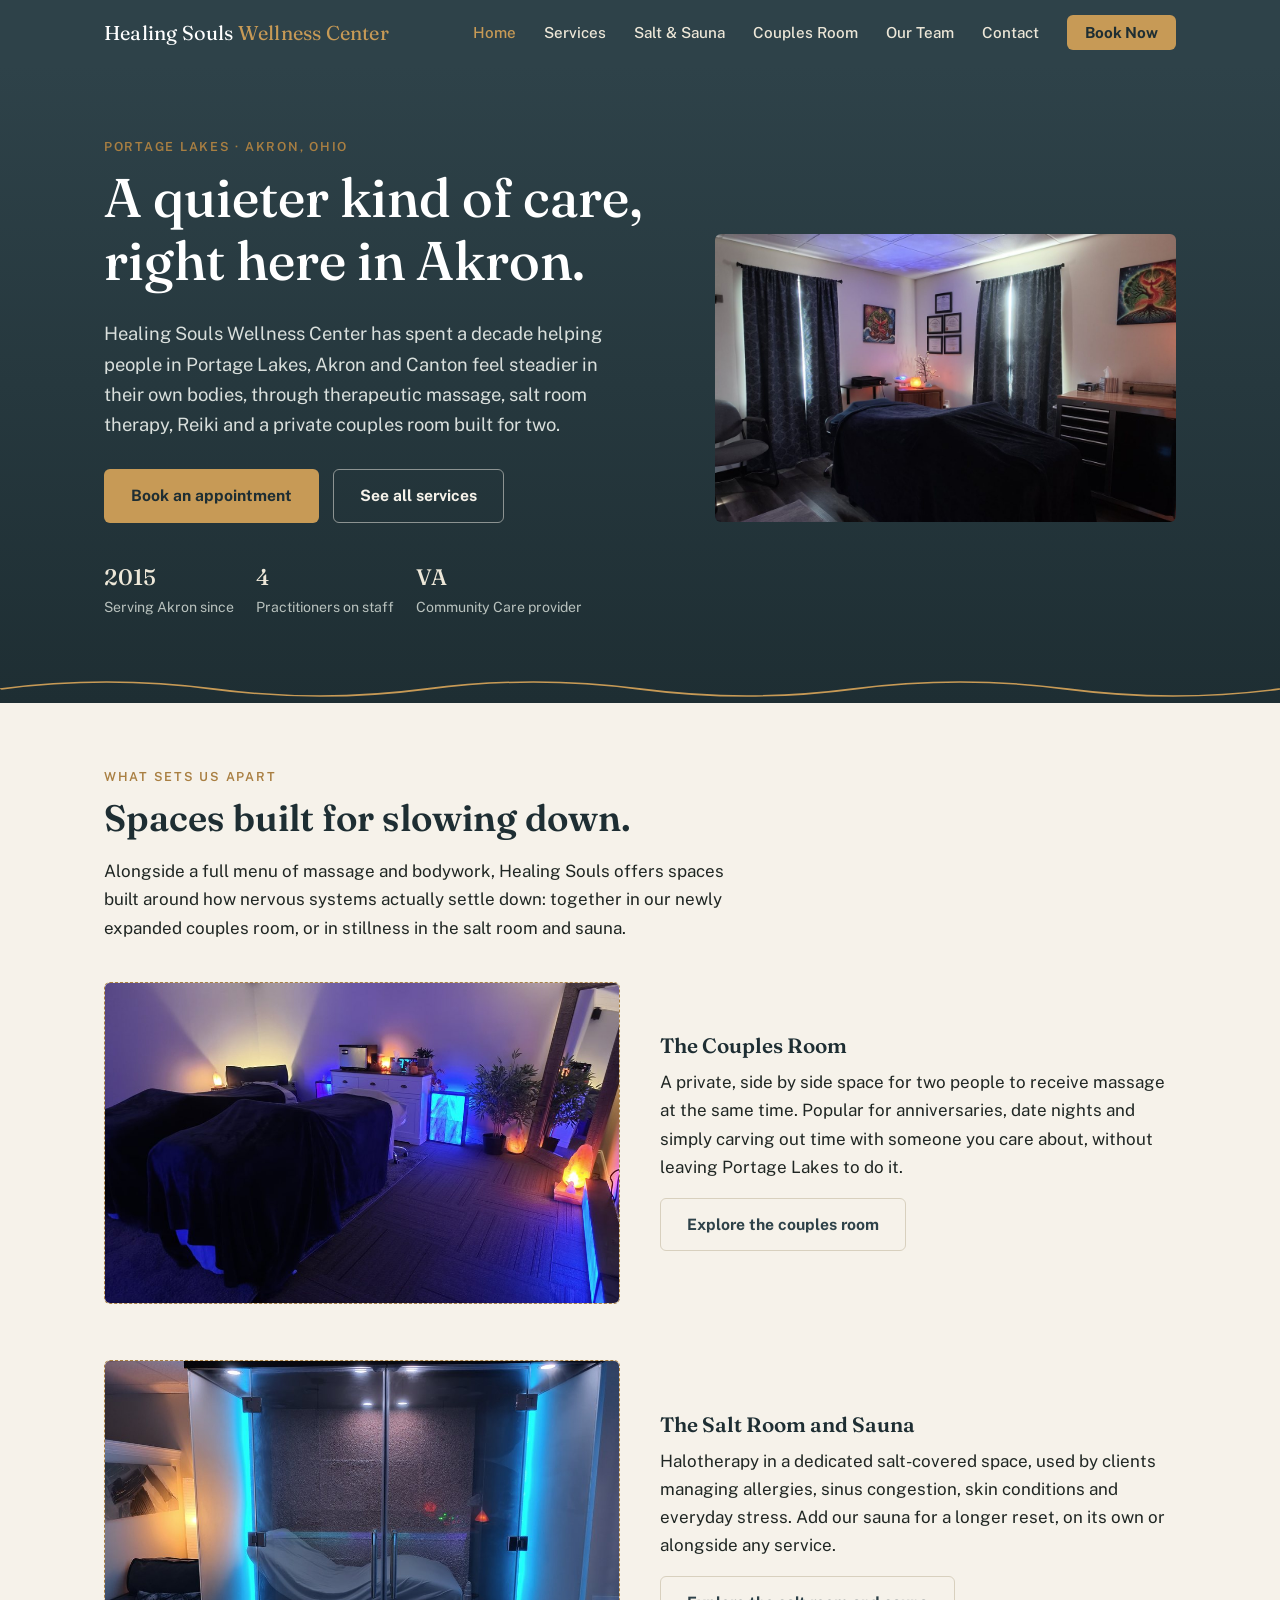
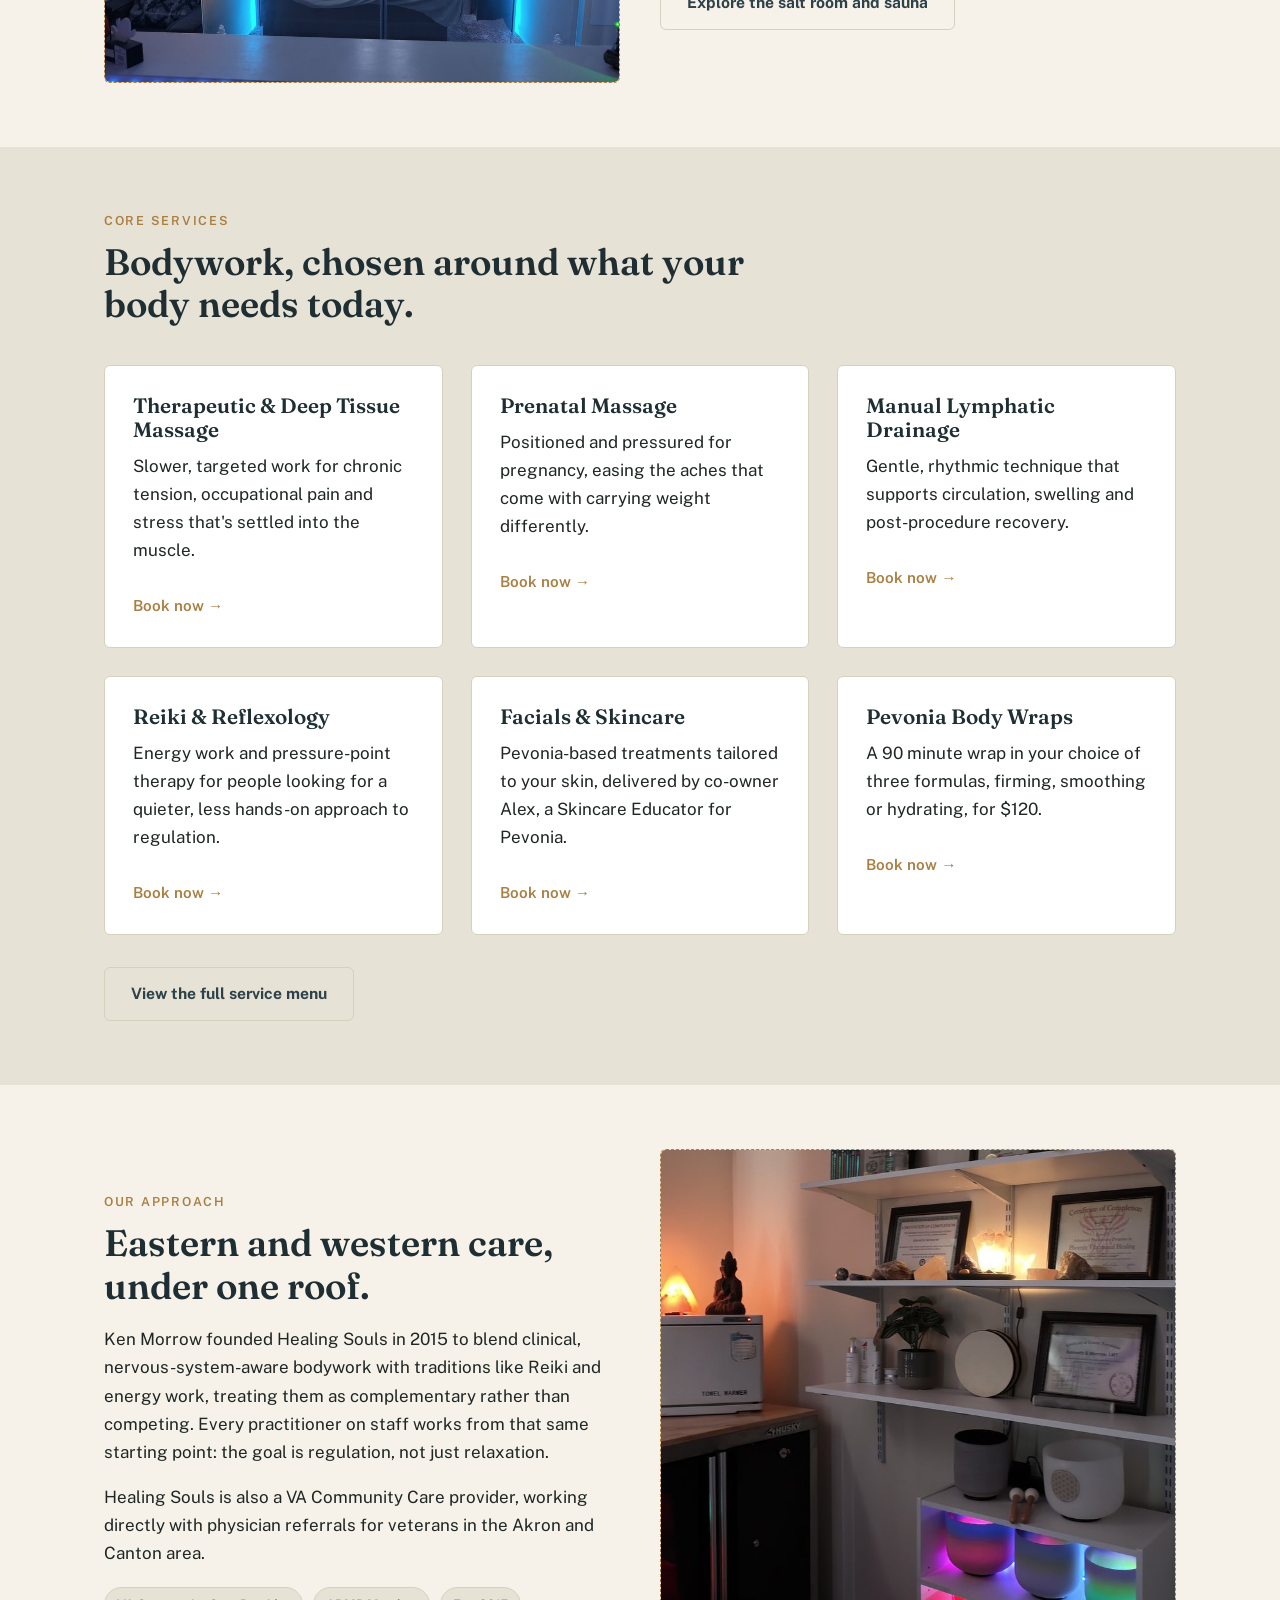
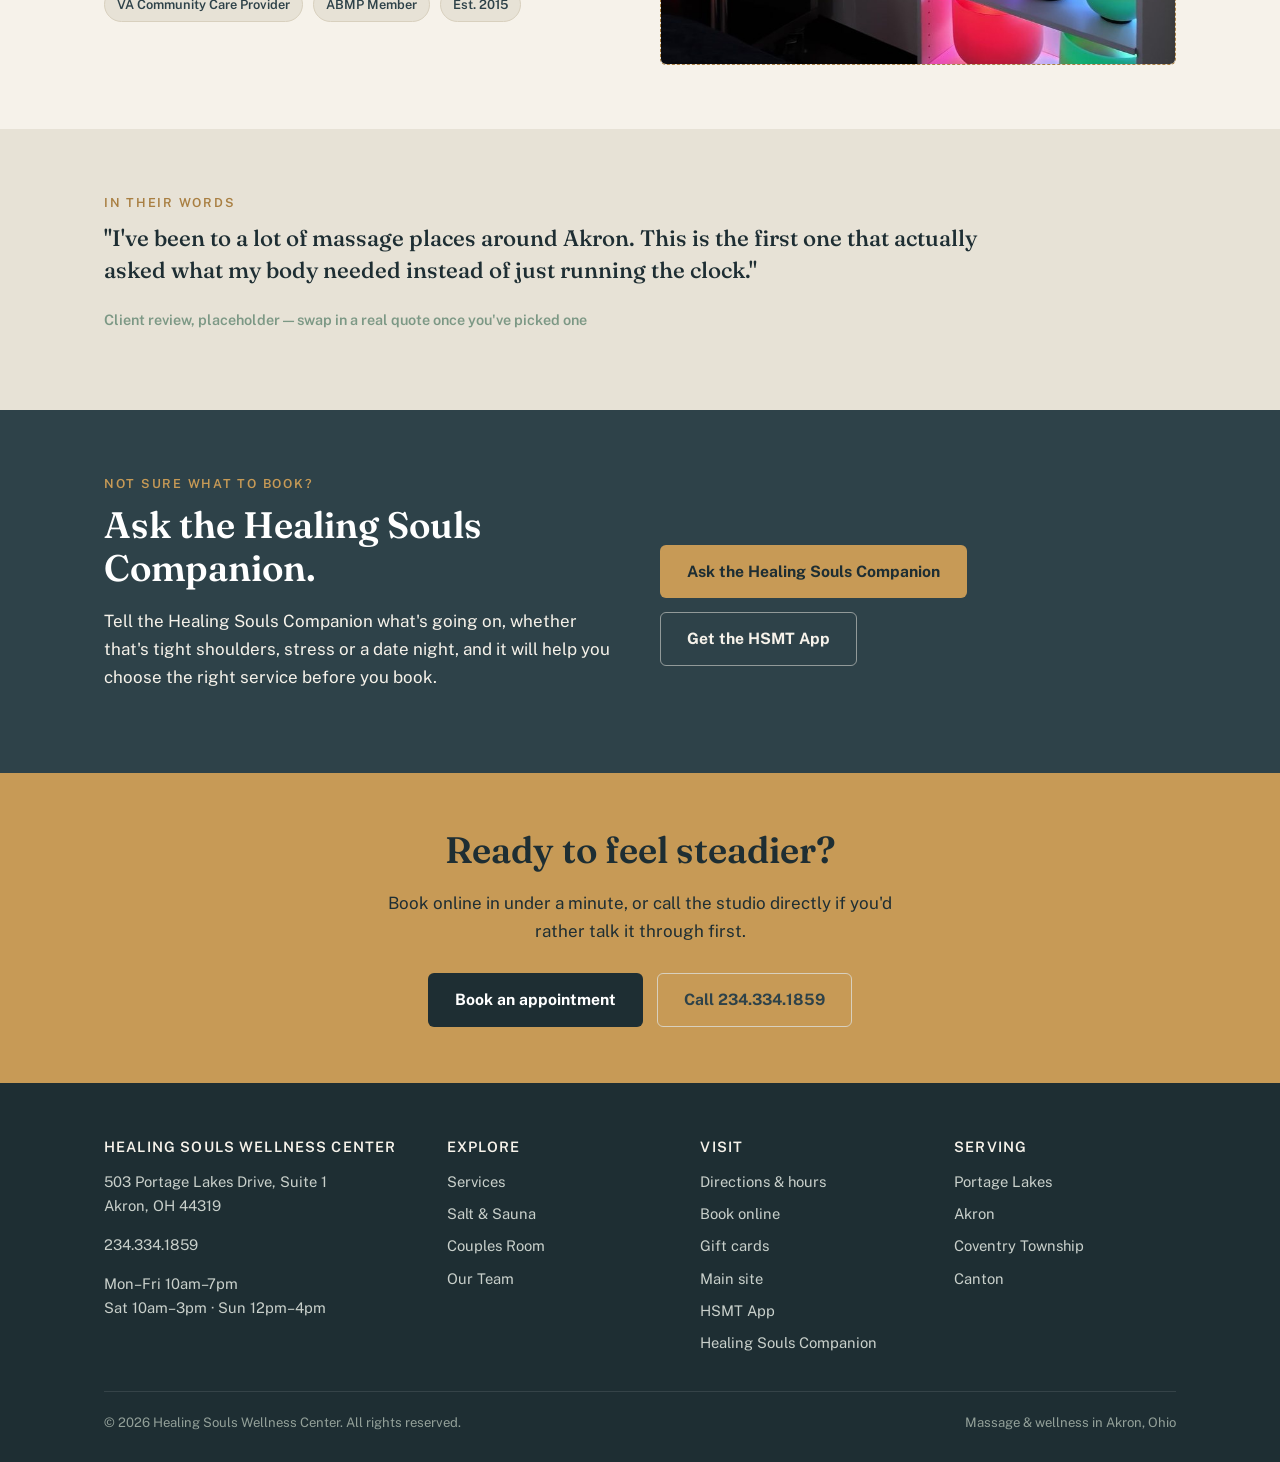
<file: index.html>
<!DOCTYPE html>
<html lang="en">
<head>
<meta charset="UTF-8">
<meta name="viewport" content="width=device-width, initial-scale=1.0">
<title>Massage &amp; Wellness Center in Akron, OH | Healing Souls Wellness Center</title>
<meta name="description" content="Healing Souls Wellness Center in Portage Lakes, Akron OH offers therapeutic massage, salt room therapy, a private couples room, Reiki and more. Serving Akron and Canton since 2015.">
<link rel="canonical" href="https://www.healingsoulsmt.com/">
<meta property="og:title" content="Healing Souls Wellness Center | Massage &amp; Salt Therapy in Akron, OH">
<meta property="og:description" content="Therapeutic massage, a private couples room and salt room, Reiki and more in Portage Lakes, Akron OH. Book online today.">
<meta property="og:type" content="website">
<meta property="og:url" content="https://www.healingsoulsmt.com/">
<meta property="og:image" content="https://healingsoulsenergy.github.io/healing-souls-site/images/og-cover.jpg">
<link rel="preconnect" href="https://fonts.googleapis.com">
<link rel="preconnect" href="https://fonts.gstatic.com" crossorigin>
<link href="https://fonts.googleapis.com/css2?family=Fraunces:wght@400;500;600&family=Public+Sans:wght@400;500;600;700&display=swap" rel="stylesheet">
<link rel="stylesheet" href="styles.css">
<script type="application/ld+json">
{
  "@context": "https://schema.org",
  "@type": "HealthAndBeautyBusiness",
  "name": "Healing Souls Wellness Center",
  "image": "https://healingsoulsenergy.github.io/healing-souls-site/images/og-cover.jpg",
  "url": "https://www.healingsoulsmt.com/",
  "telephone": "+1-234-334-1859",
  "priceRange": "$$",
  "address": {
    "@type": "PostalAddress",
    "streetAddress": "503 Portage Lakes Drive, Suite 1",
    "addressLocality": "Akron",
    "addressRegion": "OH",
    "postalCode": "44319",
    "addressCountry": "US"
  },
  "openingHoursSpecification": [
    {"@type": "OpeningHoursSpecification", "dayOfWeek": ["Monday", "Tuesday", "Wednesday", "Thursday", "Friday"], "opens": "10:00", "closes": "19:00"},
    {"@type": "OpeningHoursSpecification", "dayOfWeek": "Saturday", "opens": "10:00", "closes": "15:00"},
    {"@type": "OpeningHoursSpecification", "dayOfWeek": "Sunday", "opens": "12:00", "closes": "16:00"}
  ],
  "areaServed": ["Akron OH", "Portage Lakes OH", "Coventry Township OH", "Canton OH", "Green OH", "New Franklin OH"],
  "sameAs": [
    "https://www.healingsoulsmt.com"
  ]
}
</script>
</head>
<body>
<a class="skip-link" href="#main">Skip to content</a>

<header class="site-header">
  <nav class="nav" aria-label="Primary">
    <a class="brand" href="index.html">Healing Souls <span>Wellness Center</span></a>
    <button class="nav-toggle" aria-label="Toggle menu" aria-expanded="false">&#9776;</button>
    <ul class="nav-links">
      <li><a class="current" href="index.html">Home</a></li>
      <li><a href="services.html">Services</a></li>
      <li><a href="salt-sauna.html">Salt &amp; Sauna</a></li>
      <li><a href="couples-room.html">Couples Room</a></li>
      <li><a href="team.html">Our Team</a></li>
      <li><a href="contact.html">Contact</a></li>
      <li><a class="btn-book-nav" href="https://booking.mangomint.com/healingsouls" target="_blank" rel="noopener">Book Now</a></li>
    </ul>
  </nav>
</header>

<main id="main">

  <section class="hero">
    <div class="hero-inner">
      <div>
        <span class="eyebrow">Portage Lakes &middot; Akron, Ohio</span>
        <h1>A quieter kind of care, right here in Akron.</h1>
        <p class="lede">Healing Souls Wellness Center has spent a decade helping people in Portage Lakes, Akron and Canton feel steadier in their own bodies, through therapeutic massage, salt room therapy, Reiki and a private couples room built for two.</p>
        <div class="hero-ctas">
          <a class="btn btn-primary" href="https://booking.mangomint.com/healingsouls" target="_blank" rel="noopener">Book an appointment</a>
          <a class="btn btn-outline" href="services.html">See all services</a>
        </div>
        <div class="hero-trust">
          <div><strong>2015</strong>Serving Akron since</div>
          <div><strong>4</strong>Practitioners on staff</div>
          <div><strong>VA</strong>Community Care provider</div>
        </div>
      </div>
      <div class="photo-slot ph-wide">
        <video class="hero-video" autoplay muted loop playsinline poster="images/hero-treatment-room.jpg" aria-label="Video tour of the rooms at Healing Souls Wellness Center">
          <source src="images/studio-loop.mp4" type="video/mp4">
        </video>
      </div>
    </div>
    <div class="breathline" aria-hidden="true">
      <svg viewBox="0 0 600 28" preserveAspectRatio="none" xmlns="http://www.w3.org/2000/svg">
        <path d="M0 14 Q 25 0, 50 14 T 100 14 T 150 14 T 200 14 T 250 14 T 300 14 T 350 14 T 400 14 T 450 14 T 500 14 T 550 14 T 600 14" fill="none" stroke="#C79A56" stroke-width="1.5"/>
        <path d="M600 14 Q 625 0, 650 14 T 700 14 T 750 14 T 800 14 T 850 14 T 900 14 T 950 14 T 1000 14 T 1050 14 T 1100 14 T 1150 14 T 1200 14" fill="none" stroke="#C79A56" stroke-width="1.5"/>
      </svg>
    </div>
  </section>

  <section>
    <div class="wrap">
      <div class="section-head">
        <span class="eyebrow">What sets us apart</span>
        <h2>Spaces built for slowing down.</h2>
        <p>Alongside a full menu of massage and bodywork, Healing Souls offers spaces built around how nervous systems actually settle down: together in our newly expanded couples room, or in stillness in the salt room and sauna.</p>
      </div>
      <div class="grid-2" style="margin-bottom:56px;">
        <div class="photo-slot ph-wide">
          <img class="photo" src="images/couples-room.jpg" alt="Private couples massage room at Healing Souls Wellness Center" data-label="images/couples-room.jpg — 1000×625px, photo of the couples treatment room">
        </div>
        <div>
          <h3>The Couples Room</h3>
          <p>A private, side by side space for two people to receive massage at the same time. Popular for anniversaries, date nights and simply carving out time with someone you care about, without leaving Portage Lakes to do it.</p>
          <a class="btn btn-outline-dark" href="couples-room.html">Explore the couples room</a>
        </div>
      </div>
      <div class="grid-2">
        <div style="order:2;">
          <h3>The Salt Room and Sauna</h3>
          <p>Halotherapy in a dedicated salt-covered space, used by clients managing allergies, sinus congestion, skin conditions and everyday stress. Add our sauna for a longer reset, on its own or alongside any service.</p>
          <a class="btn btn-outline-dark" href="salt-sauna.html">Explore the salt room and sauna</a>
        </div>
        <div class="photo-slot ph-wide" style="order:1;">
          <img class="photo" src="images/salt-room.jpg" alt="Salt room at Healing Souls Wellness Center in Akron Ohio" data-label="images/salt-room.jpg — 1000×625px, photo of the salt therapy room">
        </div>
      </div>
    </div>
  </section>

  <section class="section-alt">
    <div class="wrap">
      <div class="section-head">
        <span class="eyebrow">Core services</span>
        <h2>Bodywork, chosen around what your body needs today.</h2>
      </div>
      <div class="grid-3">
        <div class="card">
          <h3>Therapeutic &amp; Deep Tissue Massage</h3>
          <p>Slower, targeted work for chronic tension, occupational pain and stress that's settled into the muscle.</p>
          <a class="book-link" href="https://booking.mangomint.com/healingsouls?serviceId=21" target="_blank" rel="noopener">Book now &rarr;</a>
        </div>
        <div class="card">
          <h3>Prenatal Massage</h3>
          <p>Positioned and pressured for pregnancy, easing the aches that come with carrying weight differently.</p>
          <a class="book-link" href="https://booking.mangomint.com/healingsouls?serviceId=49" target="_blank" rel="noopener">Book now &rarr;</a>
        </div>
        <div class="card">
          <h3>Manual Lymphatic Drainage</h3>
          <p>Gentle, rhythmic technique that supports circulation, swelling and post-procedure recovery.</p>
          <a class="book-link" href="https://booking.mangomint.com/healingsouls?serviceId=86" target="_blank" rel="noopener">Book now &rarr;</a>
        </div>
        <div class="card">
          <h3>Reiki &amp; Reflexology</h3>
          <p>Energy work and pressure-point therapy for people looking for a quieter, less hands-on approach to regulation.</p>
          <a class="book-link" href="https://booking.mangomint.com/healingsouls" target="_blank" rel="noopener">Book now &rarr;</a>
        </div>
        <div class="card">
          <h3>Facials &amp; Skincare</h3>
          <p>Pevonia-based treatments tailored to your skin, delivered by co-owner Alex, a Skincare Educator for Pevonia.</p>
          <a class="book-link" href="https://booking.mangomint.com/healingsouls?serviceId=27" target="_blank" rel="noopener">Book now &rarr;</a>
        </div>
        <div class="card">
          <h3>Pevonia Body Wraps</h3>
          <p>A 90 minute wrap in your choice of three formulas, firming, smoothing or hydrating, for $120.</p>
          <a class="book-link" href="https://booking.mangomint.com/healingsouls?serviceId=105" target="_blank" rel="noopener">Book now &rarr;</a>
        </div>
      </div>
      <div style="margin-top:32px;">
        <a class="btn btn-outline-dark" href="services.html">View the full service menu</a>
      </div>
    </div>
  </section>

  <section>
    <div class="wrap grid-2">
      <div>
        <span class="eyebrow">Our approach</span>
        <h2>Eastern and western care, under one roof.</h2>
        <p>Ken Morrow founded Healing Souls in 2015 to blend clinical, nervous-system-aware bodywork with traditions like Reiki and energy work, treating them as complementary rather than competing. Every practitioner on staff works from that same starting point: the goal is regulation, not just relaxation.</p>
        <p>Healing Souls is also a VA Community Care provider, working directly with physician referrals for veterans in the Akron and Canton area.</p>
        <div class="badge-row">
          <span class="badge">VA Community Care Provider</span>
          <span class="badge">ABMP Member</span>
          <span class="badge">Est. 2015</span>
        </div>
      </div>
      <div class="photo-slot ph-square">
        <img class="photo" src="images/our-approach.jpg" alt="Ken Morrow's Reiki and massage certificates above crystal singing bowls in a Healing Souls treatment room" data-label="images/our-approach.jpg — 800×800px, treatment room shelf">
      </div>
    </div>
  </section>

  <section class="section-alt">
    <div class="wrap">
      <span class="eyebrow">In their words</span>
      <p class="quote">"I've been to a lot of massage places around Akron. This is the first one that actually asked what my body needed instead of just running the clock."</p>
      <p class="quote-attr">Client review, placeholder — swap in a real quote once you've picked one</p>
    </div>
  </section>

  <section class="section-dark companion-band">
    <div class="wrap grid-2">
      <div>
        <span class="eyebrow">Not sure what to book?</span>
        <h2>Ask the Healing Souls Companion.</h2>
        <p>Tell the Healing Souls Companion what's going on, whether that's tight shoulders, stress or a date night, and it will help you choose the right service before you book.</p>
      </div>
      <div class="hero-ctas companion-ctas">
        <a class="btn btn-primary" data-hsmt-link="companion" href="#" target="_blank" rel="noopener">Ask the Healing Souls Companion</a>
        <a class="btn btn-outline" data-hsmt-link="app" href="#" target="_blank" rel="noopener">Get the HSMT App</a>
      </div>
    </div>
  </section>

  <section class="cta-band">
    <div class="wrap">
      <h2>Ready to feel steadier?</h2>
      <p style="max-width:52ch; margin:0 auto 24px;">Book online in under a minute, or call the studio directly if you'd rather talk it through first.</p>
      <div class="hero-ctas" style="justify-content:center;">
        <a class="btn btn-primary" href="https://booking.mangomint.com/healingsouls" target="_blank" rel="noopener">Book an appointment</a>
        <a class="btn btn-outline-dark" href="tel:2343341859">Call 234.334.1859</a>
      </div>
    </div>
  </section>

</main>

<footer>
  <div class="wrap">
    <div class="footer-grid">
      <div>
        <h4>Healing Souls Wellness Center</h4>
        <p>503 Portage Lakes Drive, Suite 1<br>Akron, OH 44319</p>
        <p><a href="tel:2343341859">234.334.1859</a></p>
        <p>Mon&ndash;Fri 10am&ndash;7pm<br>Sat 10am&ndash;3pm &middot; Sun 12pm&ndash;4pm</p>
      </div>
      <div>
        <h4>Explore</h4>
        <ul>
          <li><a href="services.html">Services</a></li>
          <li><a href="salt-sauna.html">Salt &amp; Sauna</a></li>
          <li><a href="couples-room.html">Couples Room</a></li>
          <li><a href="team.html">Our Team</a></li>
        </ul>
      </div>
      <div>
        <h4>Visit</h4>
        <ul>
          <li><a href="contact.html">Directions &amp; hours</a></li>
          <li><a href="https://booking.mangomint.com/healingsouls" target="_blank" rel="noopener">Book online</a></li>
          <li><a href="https://clients.mangomint.com/gift-cards/healingsouls" target="_blank" rel="noopener">Gift cards</a></li>
          <li><a href="https://www.healingsoulsmt.com" target="_blank" rel="noopener">Main site</a></li>
          <li><a data-hsmt-link="app" href="#" target="_blank" rel="noopener">HSMT App</a></li>
          <li><a data-hsmt-link="companion" href="#" target="_blank" rel="noopener">Healing Souls Companion</a></li>
        </ul>
      </div>
      <div>
        <h4>Serving</h4>
        <ul>
          <li>Portage Lakes</li>
          <li>Akron</li>
          <li>Coventry Township</li>
          <li>Canton</li>
        </ul>
      </div>
    </div>
    <div class="footer-bottom">
      <span>&copy; 2026 Healing Souls Wellness Center. All rights reserved.</span>
      <span>Massage &amp; wellness in Akron, Ohio</span>
    </div>
  </div>
</footer>

<script src="script.js"></script>
</body>
</html>
</file>
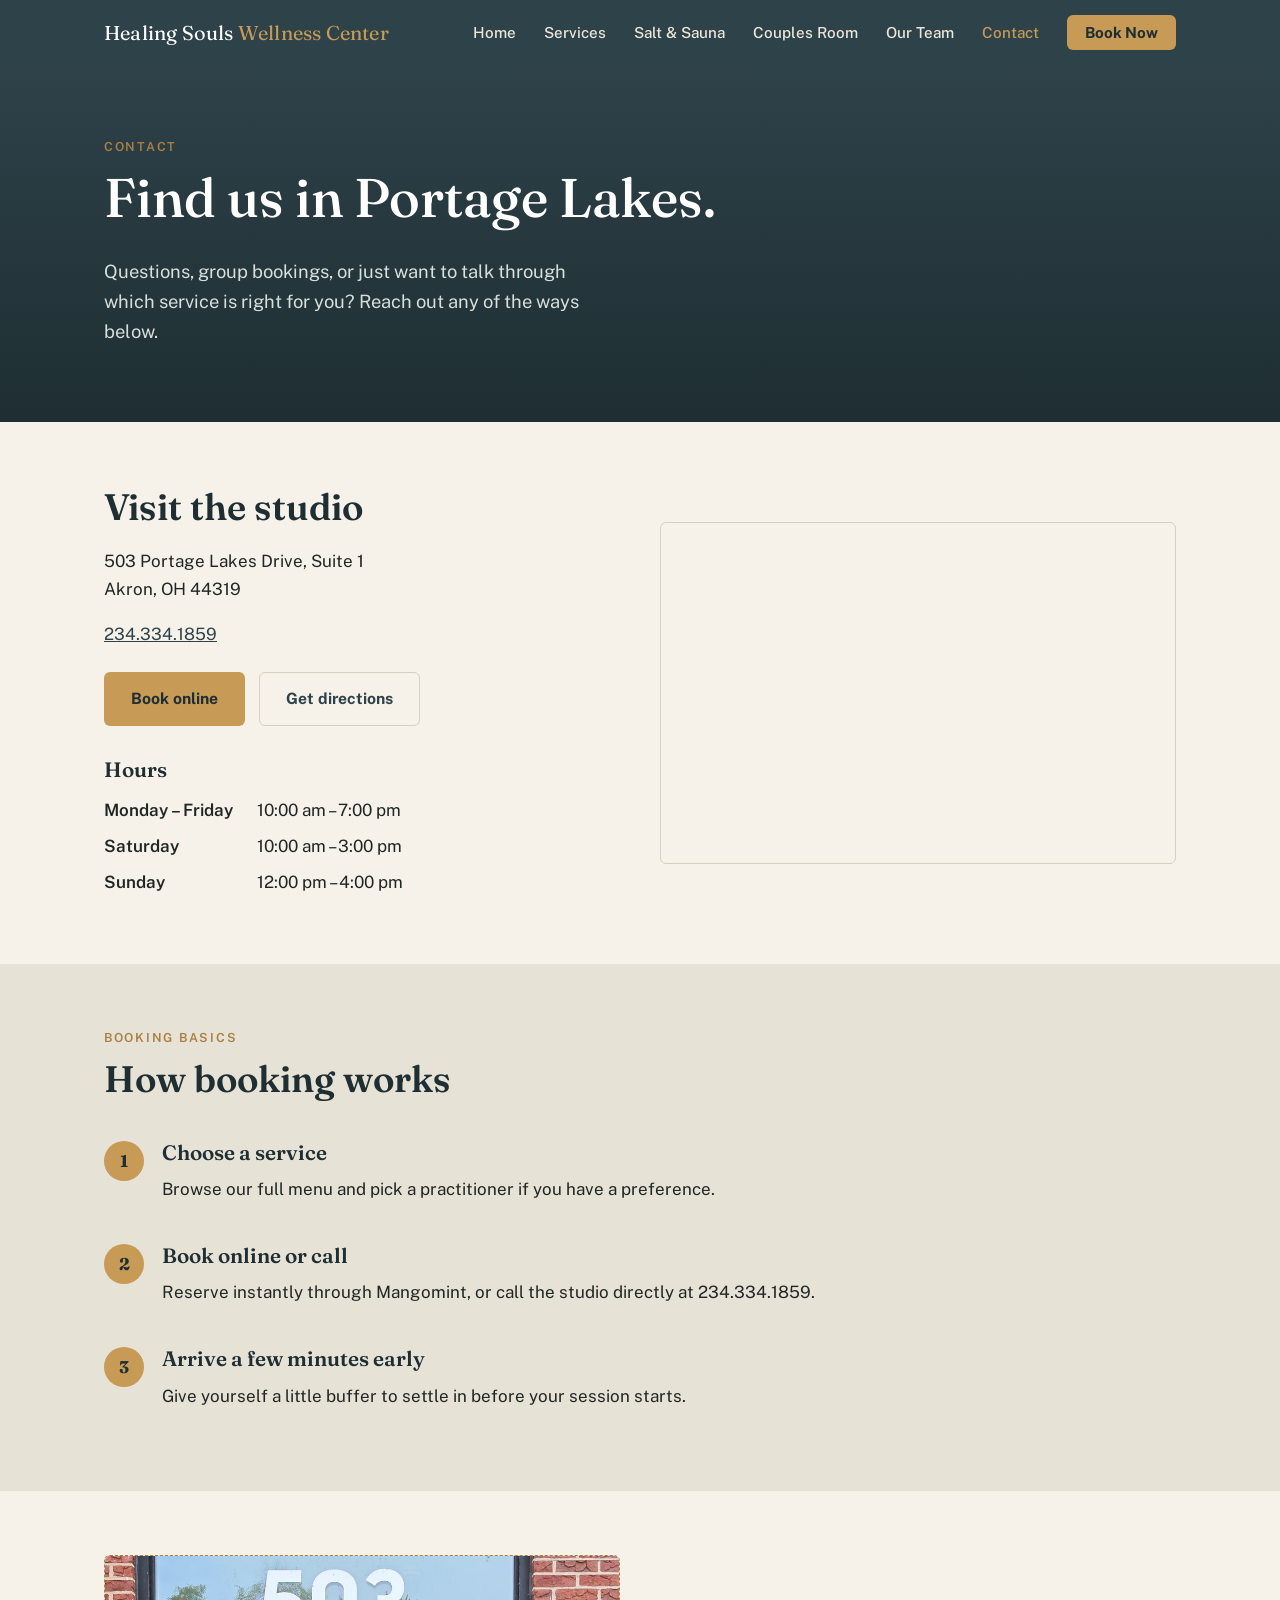
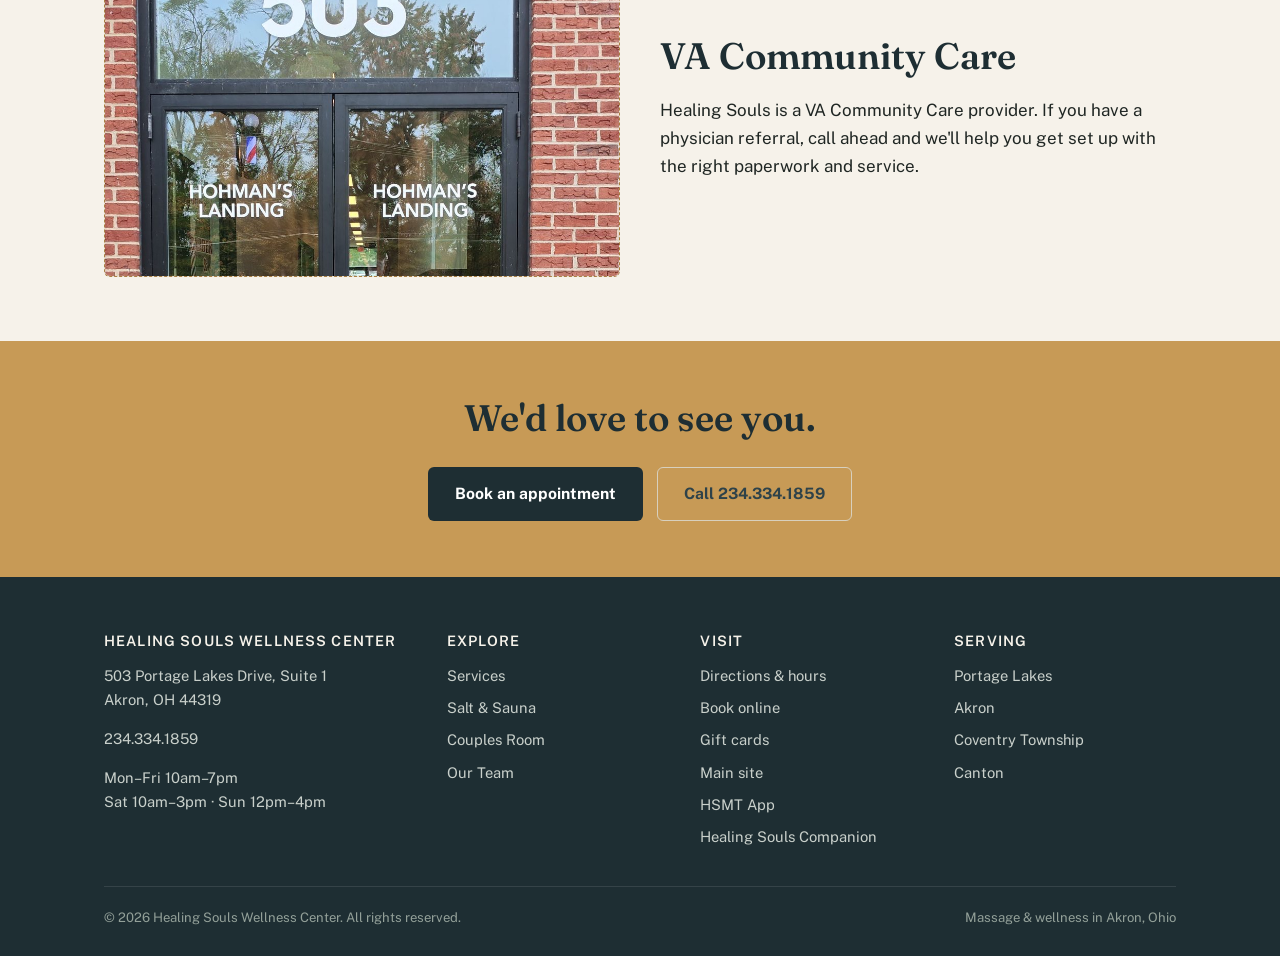
<file: contact.html>
<!DOCTYPE html>
<html lang="en">
<head>
<meta charset="UTF-8">
<meta name="viewport" content="width=device-width, initial-scale=1.0">
<title>Contact &amp; Directions | Healing Souls Wellness Center, Akron OH</title>
<meta name="description" content="Visit Healing Souls Wellness Center at 503 Portage Lakes Drive, Suite 1, Akron OH 44319. Call 234.334.1859 or book online.">
<link rel="canonical" href="https://www.healingsoulsmt.com/contact">
<link rel="preconnect" href="https://fonts.googleapis.com">
<link rel="preconnect" href="https://fonts.gstatic.com" crossorigin>
<link href="https://fonts.googleapis.com/css2?family=Fraunces:wght@400;500;600&family=Public+Sans:wght@400;500;600;700&display=swap" rel="stylesheet">
<link rel="stylesheet" href="styles.css">
</head>
<body>
<a class="skip-link" href="#main">Skip to content</a>

<header class="site-header">
  <nav class="nav" aria-label="Primary">
    <a class="brand" href="index.html">Healing Souls <span>Wellness Center</span></a>
    <button class="nav-toggle" aria-label="Toggle menu" aria-expanded="false">&#9776;</button>
    <ul class="nav-links">
      <li><a href="index.html">Home</a></li>
      <li><a href="services.html">Services</a></li>
      <li><a href="salt-sauna.html">Salt &amp; Sauna</a></li>
      <li><a href="couples-room.html">Couples Room</a></li>
      <li><a href="team.html">Our Team</a></li>
      <li><a class="current" href="contact.html">Contact</a></li>
      <li><a class="btn-book-nav" href="https://booking.mangomint.com/healingsouls" target="_blank" rel="noopener">Book Now</a></li>
    </ul>
  </nav>
</header>

<main id="main">

  <section class="hero" style="padding-bottom:56px;">
    <div class="wrap">
      <span class="eyebrow">Contact</span>
      <h1>Find us in Portage Lakes.</h1>
      <p class="lede">Questions, group bookings, or just want to talk through which service is right for you? Reach out any of the ways below.</p>
    </div>
  </section>

  <section>
    <div class="wrap grid-2">
      <div>
        <h2>Visit the studio</h2>
        <p>503 Portage Lakes Drive, Suite 1<br>Akron, OH 44319</p>
        <p><a href="tel:2343341859">234.334.1859</a></p>
        <div class="hero-ctas" style="margin-top:24px;">
          <a class="btn btn-primary" href="https://booking.mangomint.com/healingsouls" target="_blank" rel="noopener">Book online</a>
          <a class="btn btn-outline-dark" href="https://www.google.com/maps/search/?api=1&query=503+Portage+Lakes+Drive+Suite+1+Akron+OH+44319" target="_blank" rel="noopener">Get directions</a>
        </div>
        <div style="margin-top:32px;">
          <h3>Hours</h3>
          <table class="hours">
            <tr><th>Monday &ndash; Friday</th><td>10:00 am &ndash; 7:00 pm</td></tr>
            <tr><th>Saturday</th><td>10:00 am &ndash; 3:00 pm</td></tr>
            <tr><th>Sunday</th><td>12:00 pm &ndash; 4:00 pm</td></tr>
          </table>
        </div>
      </div>
      <div class="map-embed">
        <iframe
          title="Map to Healing Souls Wellness Center"
          loading="lazy"
          referrerpolicy="no-referrer-when-downgrade"
          src="https://www.google.com/maps?q=503+Portage+Lakes+Drive+Suite+1+Akron+OH+44319&output=embed">
        </iframe>
      </div>
    </div>
  </section>

  <section class="section-alt">
    <div class="wrap">
      <div class="section-head">
        <span class="eyebrow">Booking basics</span>
        <h2>How booking works</h2>
      </div>
      <ol class="steps">
        <li><div><h3>Choose a service</h3><p>Browse our full menu and pick a practitioner if you have a preference.</p></div></li>
        <li><div><h3>Book online or call</h3><p>Reserve instantly through Mangomint, or call the studio directly at 234.334.1859.</p></div></li>
        <li><div><h3>Arrive a few minutes early</h3><p>Give yourself a little buffer to settle in before your session starts.</p></div></li>
      </ol>
    </div>
  </section>

  <section>
    <div class="wrap grid-2">
      <div class="photo-slot ph-wide">
        <img class="photo" src="images/studio-exterior.jpg" alt="Exterior of Healing Souls Wellness Center in Akron Ohio" data-label="images/studio-exterior.jpg — 1000×625px, photo of the building or storefront">
      </div>
      <div>
        <h2>VA Community Care</h2>
        <p>Healing Souls is a VA Community Care provider. If you have a physician referral, call ahead and we'll help you get set up with the right paperwork and service.</p>
      </div>
    </div>
  </section>

  <section class="cta-band">
    <div class="wrap">
      <h2>We'd love to see you.</h2>
      <div class="hero-ctas" style="justify-content:center;">
        <a class="btn btn-primary" href="https://booking.mangomint.com/healingsouls" target="_blank" rel="noopener">Book an appointment</a>
        <a class="btn btn-outline-dark" href="tel:2343341859">Call 234.334.1859</a>
      </div>
    </div>
  </section>

</main>

<footer>
  <div class="wrap">
    <div class="footer-grid">
      <div>
        <h4>Healing Souls Wellness Center</h4>
        <p>503 Portage Lakes Drive, Suite 1<br>Akron, OH 44319</p>
        <p><a href="tel:2343341859">234.334.1859</a></p>
        <p>Mon&ndash;Fri 10am&ndash;7pm<br>Sat 10am&ndash;3pm &middot; Sun 12pm&ndash;4pm</p>
      </div>
      <div>
        <h4>Explore</h4>
        <ul>
          <li><a href="services.html">Services</a></li>
          <li><a href="salt-sauna.html">Salt &amp; Sauna</a></li>
          <li><a href="couples-room.html">Couples Room</a></li>
          <li><a href="team.html">Our Team</a></li>
        </ul>
      </div>
      <div>
        <h4>Visit</h4>
        <ul>
          <li><a href="contact.html">Directions &amp; hours</a></li>
          <li><a href="https://booking.mangomint.com/healingsouls" target="_blank" rel="noopener">Book online</a></li>
          <li><a href="https://clients.mangomint.com/gift-cards/healingsouls" target="_blank" rel="noopener">Gift cards</a></li>
          <li><a href="https://www.healingsoulsmt.com" target="_blank" rel="noopener">Main site</a></li>
          <li><a data-hsmt-link="app" href="#" target="_blank" rel="noopener">HSMT App</a></li>
          <li><a data-hsmt-link="companion" href="#" target="_blank" rel="noopener">Healing Souls Companion</a></li>
        </ul>
      </div>
      <div>
        <h4>Serving</h4>
        <ul>
          <li>Portage Lakes</li>
          <li>Akron</li>
          <li>Coventry Township</li>
          <li>Canton</li>
        </ul>
      </div>
    </div>
    <div class="footer-bottom">
      <span>&copy; 2026 Healing Souls Wellness Center. All rights reserved.</span>
      <span>Massage &amp; wellness in Akron, Ohio</span>
    </div>
  </div>
</footer>

<script src="script.js"></script>
</body>
</html>
</file>
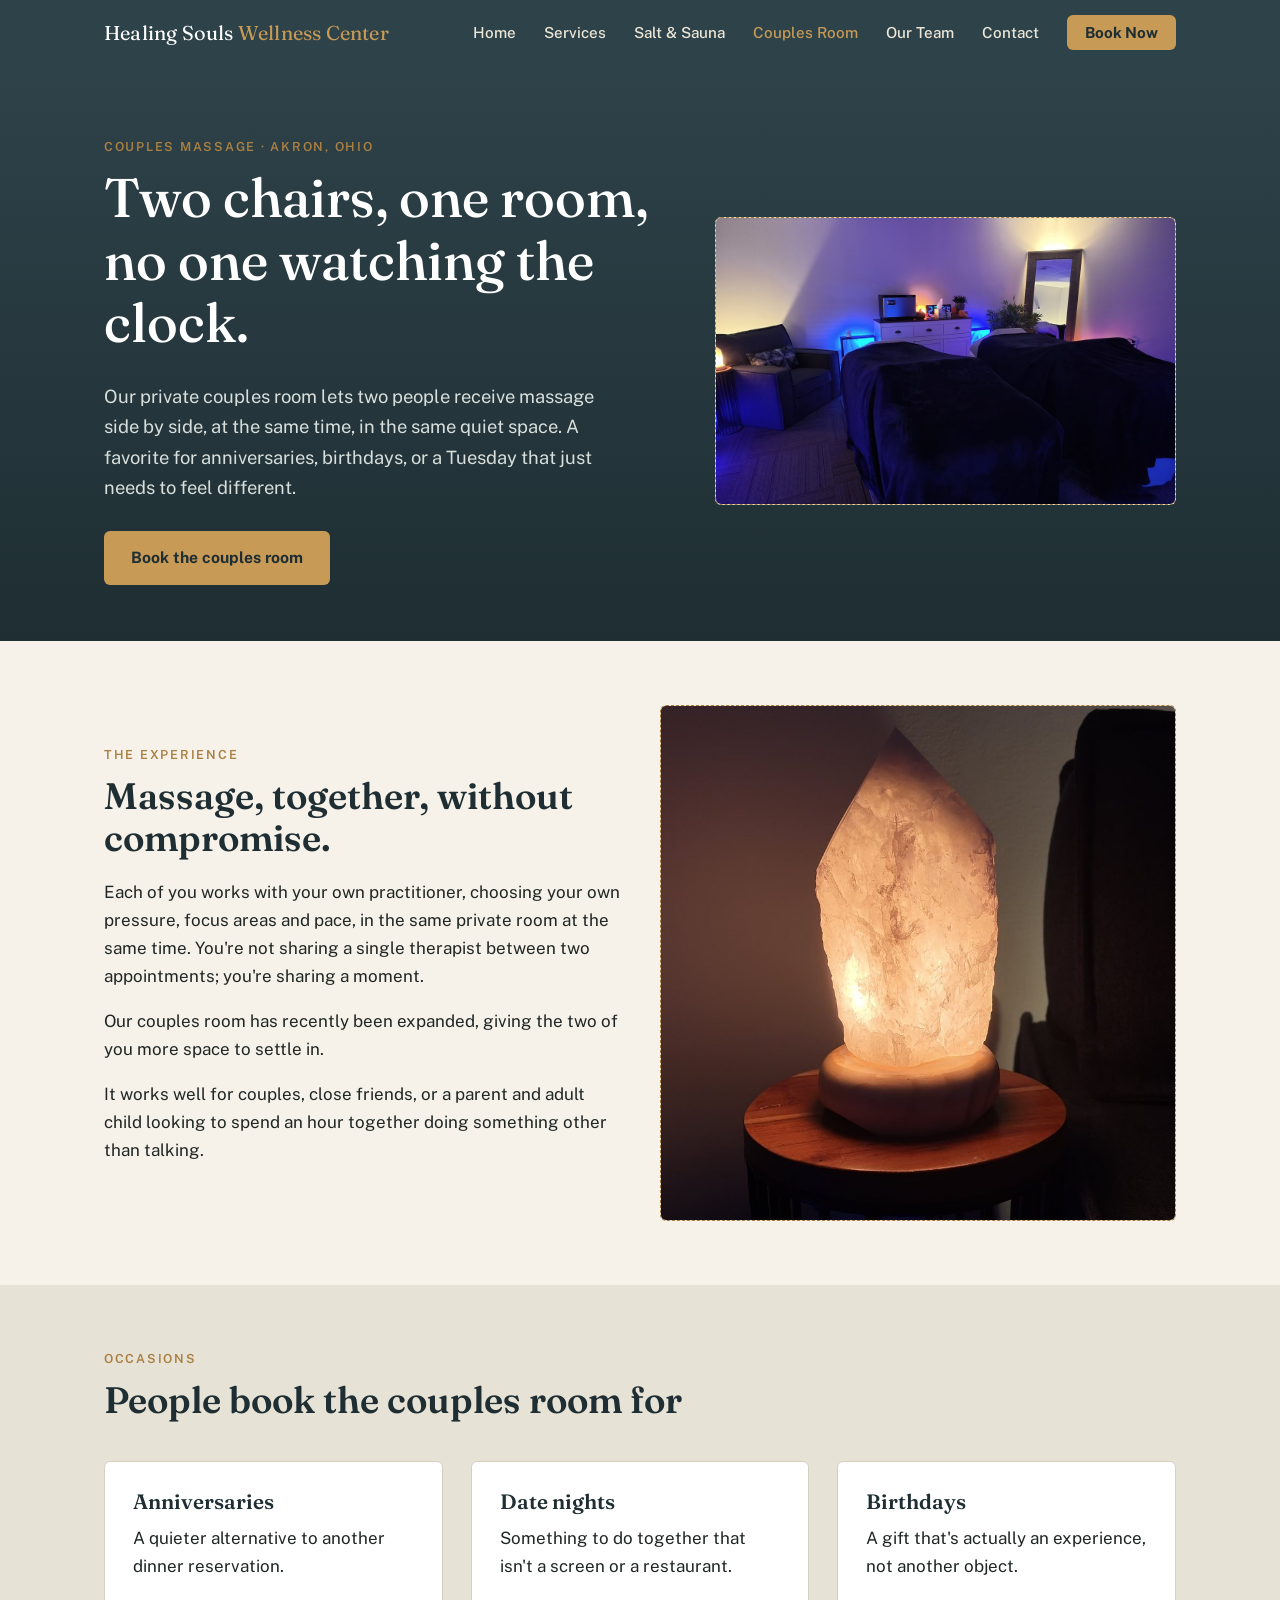
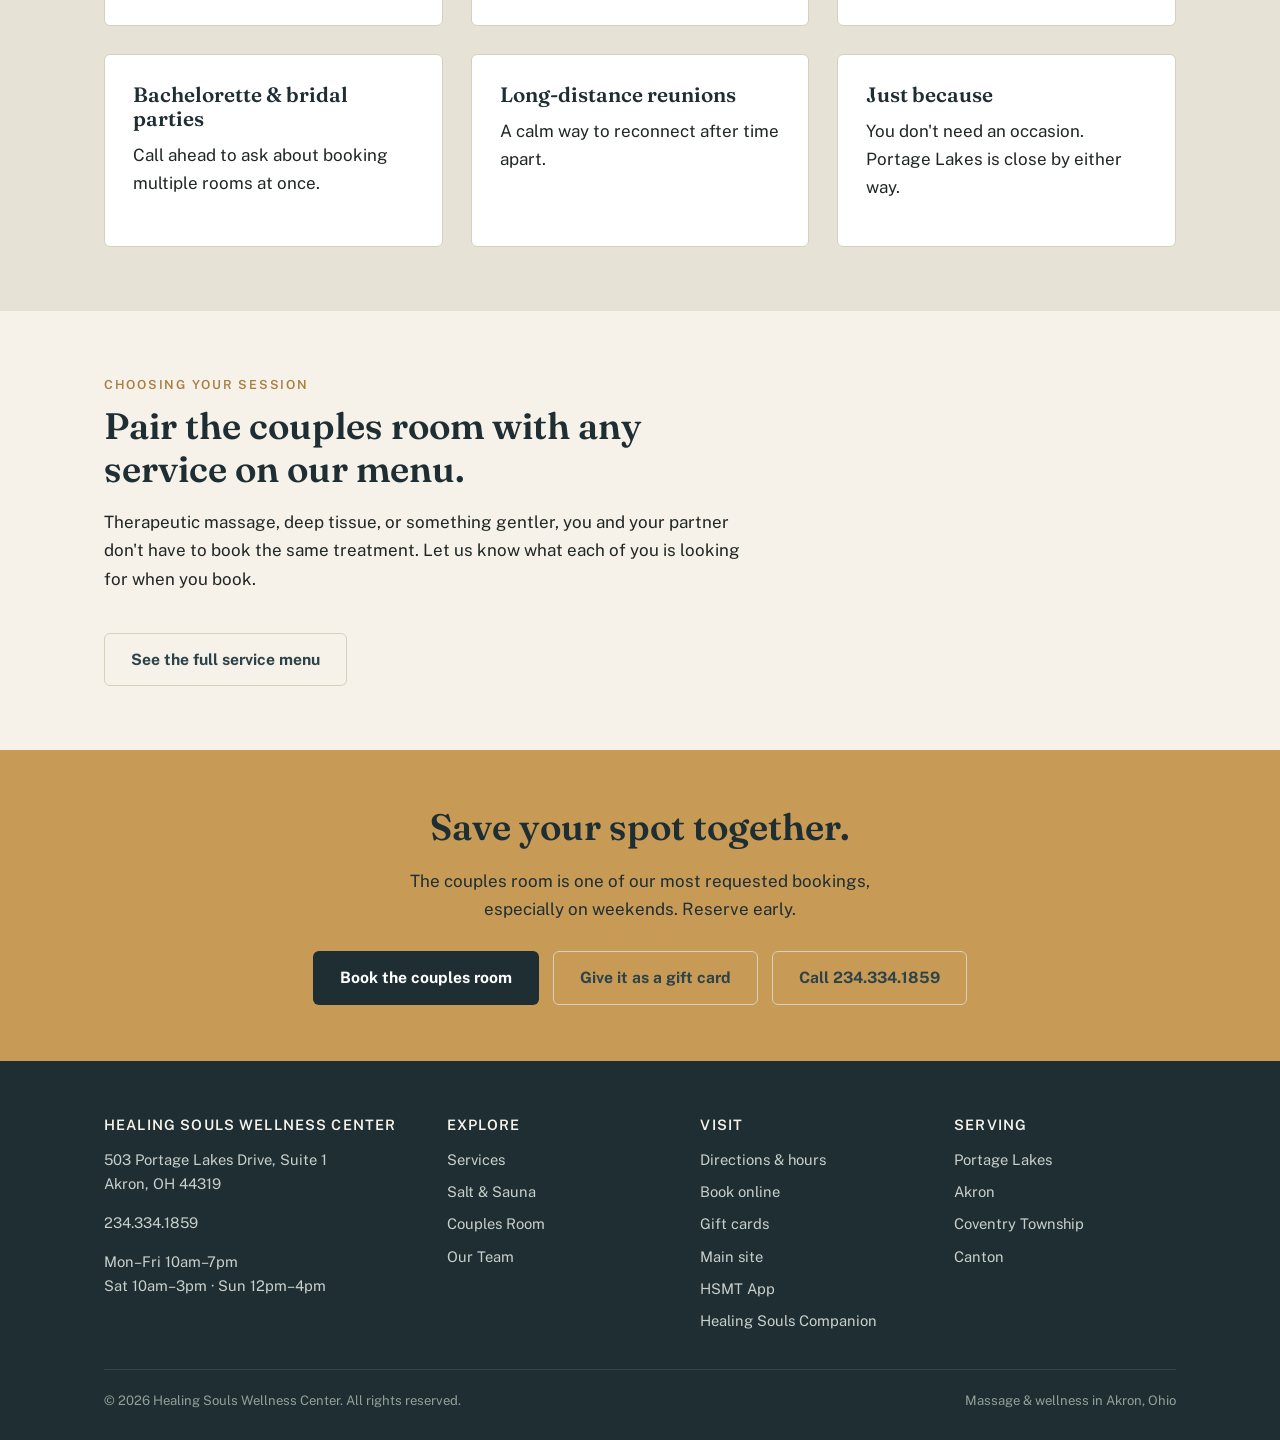
<file: couples-room.html>
<!DOCTYPE html>
<html lang="en">
<head>
<meta charset="UTF-8">
<meta name="viewport" content="width=device-width, initial-scale=1.0">
<title>Couples Massage in Akron, OH | Healing Souls Wellness Center</title>
<meta name="description" content="Book a private couples massage in Akron, OH at Healing Souls Wellness Center. Side-by-side massage for two in a dedicated couples room. Great for anniversaries and date nights.">
<link rel="canonical" href="https://www.healingsoulsmt.com/couples-massage">
<link rel="preconnect" href="https://fonts.googleapis.com">
<link rel="preconnect" href="https://fonts.gstatic.com" crossorigin>
<link href="https://fonts.googleapis.com/css2?family=Fraunces:wght@400;500;600&family=Public+Sans:wght@400;500;600;700&display=swap" rel="stylesheet">
<link rel="stylesheet" href="styles.css">
</head>
<body>
<a class="skip-link" href="#main">Skip to content</a>

<header class="site-header">
  <nav class="nav" aria-label="Primary">
    <a class="brand" href="index.html">Healing Souls <span>Wellness Center</span></a>
    <button class="nav-toggle" aria-label="Toggle menu" aria-expanded="false">&#9776;</button>
    <ul class="nav-links">
      <li><a href="index.html">Home</a></li>
      <li><a href="services.html">Services</a></li>
      <li><a href="salt-sauna.html">Salt &amp; Sauna</a></li>
      <li><a class="current" href="couples-room.html">Couples Room</a></li>
      <li><a href="team.html">Our Team</a></li>
      <li><a href="contact.html">Contact</a></li>
      <li><a class="btn-book-nav" href="https://booking.mangomint.com/healingsouls" target="_blank" rel="noopener">Book Now</a></li>
    </ul>
  </nav>
</header>

<main id="main">

  <section class="hero">
    <div class="hero-inner">
      <div>
        <span class="eyebrow">Couples Massage &middot; Akron, Ohio</span>
        <h1>Two chairs, one room, no one watching the clock.</h1>
        <p class="lede">Our private couples room lets two people receive massage side by side, at the same time, in the same quiet space. A favorite for anniversaries, birthdays, or a Tuesday that just needs to feel different.</p>
        <div class="hero-ctas">
          <a class="btn btn-primary" href="https://booking.mangomint.com/healingsouls?serviceId=81" target="_blank" rel="noopener">Book the couples room</a>
        </div>
      </div>
      <div class="photo-slot ph-wide">
        <img class="photo" src="images/couples-room-wide.jpg" alt="Couples massage room with two tables at Healing Souls Wellness Center" data-label="images/couples-room-wide.jpg — 1200×750px, wide shot of both tables set up in the couples room">
      </div>
    </div>
  </section>

  <section>
    <div class="wrap grid-2">
      <div>
        <span class="eyebrow">The experience</span>
        <h2>Massage, together, without compromise.</h2>
        <p>Each of you works with your own practitioner, choosing your own pressure, focus areas and pace, in the same private room at the same time. You're not sharing a single therapist between two appointments; you're sharing a moment.</p>
        <p>Our couples room has recently been expanded, giving the two of you more space to settle in.</p>
        <p>It works well for couples, close friends, or a parent and adult child looking to spend an hour together doing something other than talking.</p>
      </div>
      <div class="photo-slot ph-square">
        <img class="photo" src="images/couples-room-detail.jpg" alt="Detail of the private couples room at Healing Souls Wellness Center" data-label="images/couples-room-detail.jpg — 800×800px, detail shot of the room, linens, or lighting">
      </div>
    </div>
  </section>

  <section class="section-alt">
    <div class="wrap">
      <div class="section-head">
        <span class="eyebrow">Occasions</span>
        <h2>People book the couples room for</h2>
      </div>
      <div class="grid-3">
        <div class="card"><h3>Anniversaries</h3><p>A quieter alternative to another dinner reservation.</p></div>
        <div class="card"><h3>Date nights</h3><p>Something to do together that isn't a screen or a restaurant.</p></div>
        <div class="card"><h3>Birthdays</h3><p>A gift that's actually an experience, not another object.</p></div>
        <div class="card"><h3>Bachelorette &amp; bridal parties</h3><p>Call ahead to ask about booking multiple rooms at once.</p></div>
        <div class="card"><h3>Long-distance reunions</h3><p>A calm way to reconnect after time apart.</p></div>
        <div class="card"><h3>Just because</h3><p>You don't need an occasion. Portage Lakes is close by either way.</p></div>
      </div>
    </div>
  </section>

  <section>
    <div class="wrap">
      <div class="section-head">
        <span class="eyebrow">Choosing your session</span>
        <h2>Pair the couples room with any service on our menu.</h2>
        <p>Therapeutic massage, deep tissue, or something gentler, you and your partner don't have to book the same treatment. Let us know what each of you is looking for when you book.</p>
      </div>
      <a class="btn btn-outline-dark" href="services.html">See the full service menu</a>
    </div>
  </section>

  <section class="cta-band">
    <div class="wrap">
      <h2>Save your spot together.</h2>
      <p style="max-width:52ch; margin:0 auto 24px;">The couples room is one of our most requested bookings, especially on weekends. Reserve early.</p>
      <div class="hero-ctas" style="justify-content:center;">
        <a class="btn btn-primary" href="https://booking.mangomint.com/healingsouls?serviceId=81" target="_blank" rel="noopener">Book the couples room</a>
        <a class="btn btn-outline-dark" href="https://clients.mangomint.com/gift-cards/healingsouls" target="_blank" rel="noopener">Give it as a gift card</a>
        <a class="btn btn-outline-dark" href="tel:2343341859">Call 234.334.1859</a>
      </div>
    </div>
  </section>

</main>

<footer>
  <div class="wrap">
    <div class="footer-grid">
      <div>
        <h4>Healing Souls Wellness Center</h4>
        <p>503 Portage Lakes Drive, Suite 1<br>Akron, OH 44319</p>
        <p><a href="tel:2343341859">234.334.1859</a></p>
        <p>Mon&ndash;Fri 10am&ndash;7pm<br>Sat 10am&ndash;3pm &middot; Sun 12pm&ndash;4pm</p>
      </div>
      <div>
        <h4>Explore</h4>
        <ul>
          <li><a href="services.html">Services</a></li>
          <li><a href="salt-sauna.html">Salt &amp; Sauna</a></li>
          <li><a href="couples-room.html">Couples Room</a></li>
          <li><a href="team.html">Our Team</a></li>
        </ul>
      </div>
      <div>
        <h4>Visit</h4>
        <ul>
          <li><a href="contact.html">Directions &amp; hours</a></li>
          <li><a href="https://booking.mangomint.com/healingsouls" target="_blank" rel="noopener">Book online</a></li>
          <li><a href="https://clients.mangomint.com/gift-cards/healingsouls" target="_blank" rel="noopener">Gift cards</a></li>
          <li><a href="https://www.healingsoulsmt.com" target="_blank" rel="noopener">Main site</a></li>
          <li><a data-hsmt-link="app" href="#" target="_blank" rel="noopener">HSMT App</a></li>
          <li><a data-hsmt-link="companion" href="#" target="_blank" rel="noopener">Healing Souls Companion</a></li>
        </ul>
      </div>
      <div>
        <h4>Serving</h4>
        <ul>
          <li>Portage Lakes</li>
          <li>Akron</li>
          <li>Coventry Township</li>
          <li>Canton</li>
        </ul>
      </div>
    </div>
    <div class="footer-bottom">
      <span>&copy; 2026 Healing Souls Wellness Center. All rights reserved.</span>
      <span>Massage &amp; wellness in Akron, Ohio</span>
    </div>
  </div>
</footer>

<script src="script.js"></script>
</body>
</html>
</file>
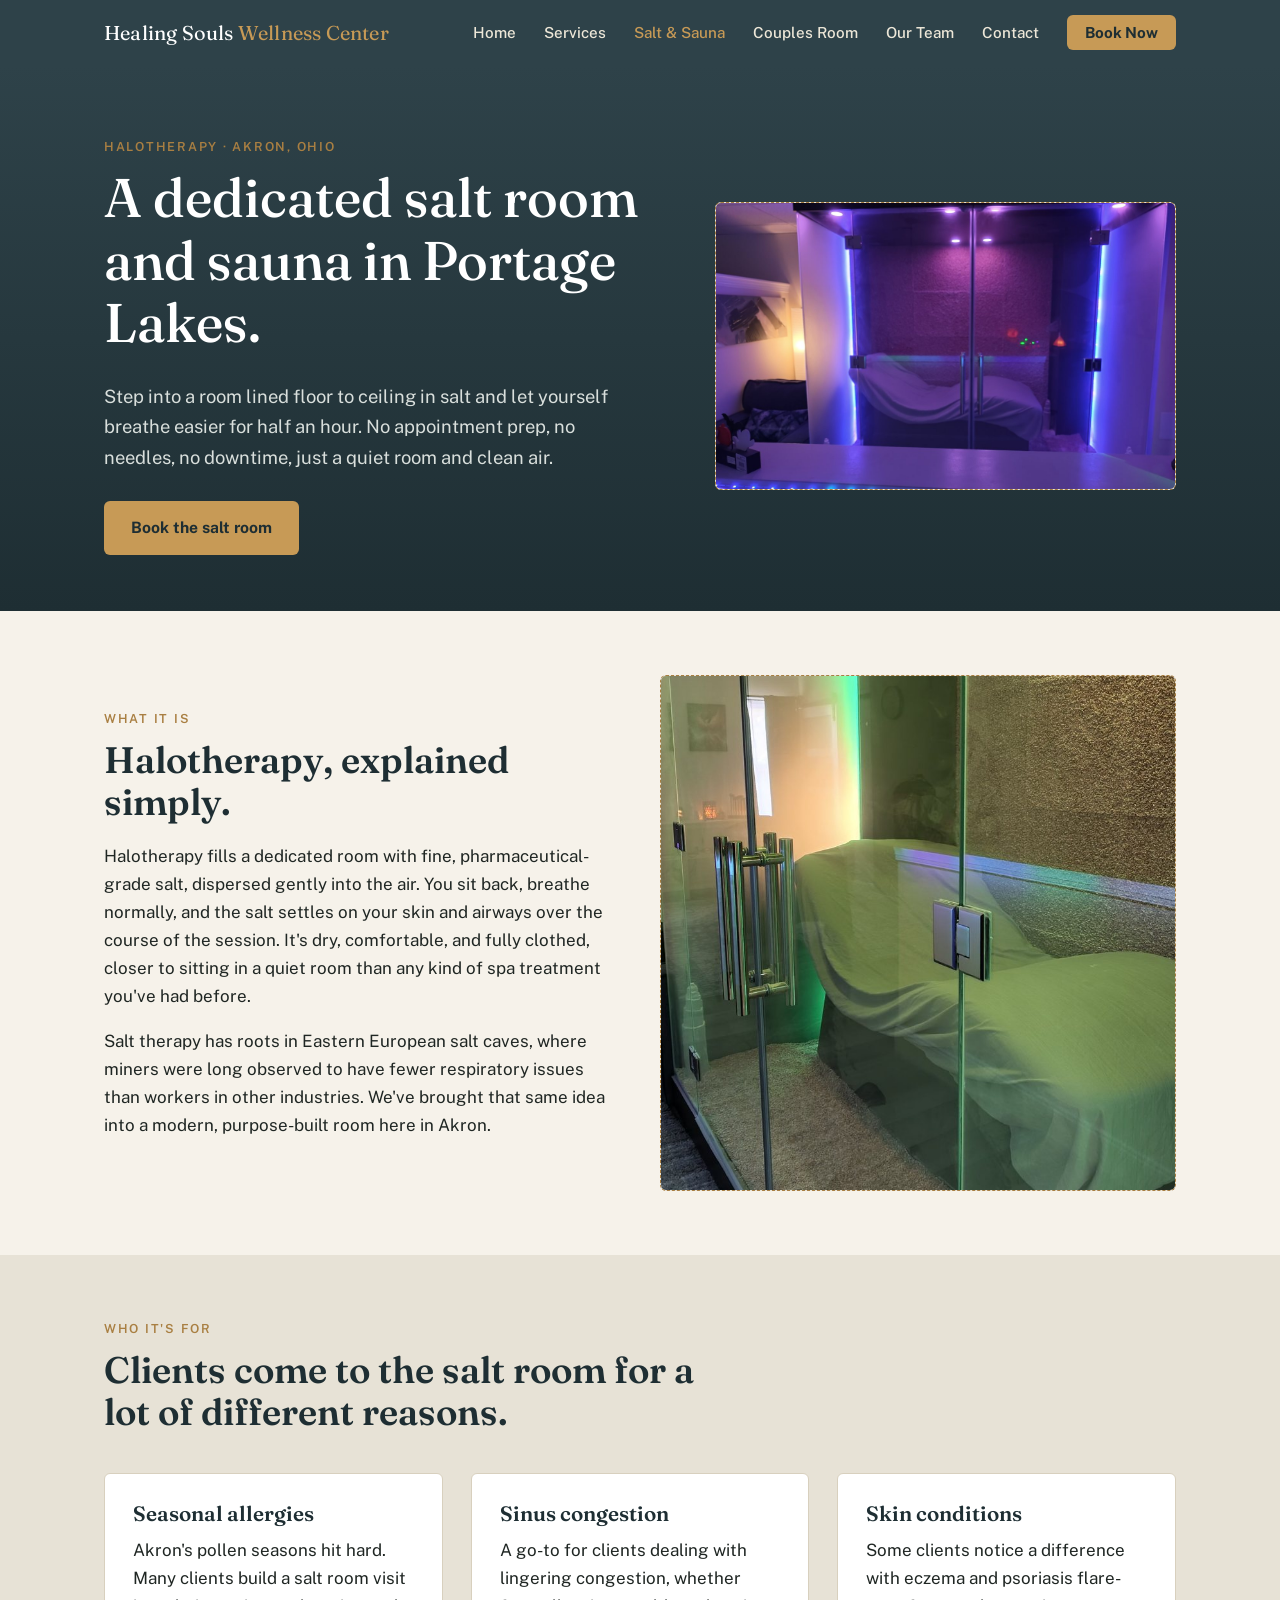
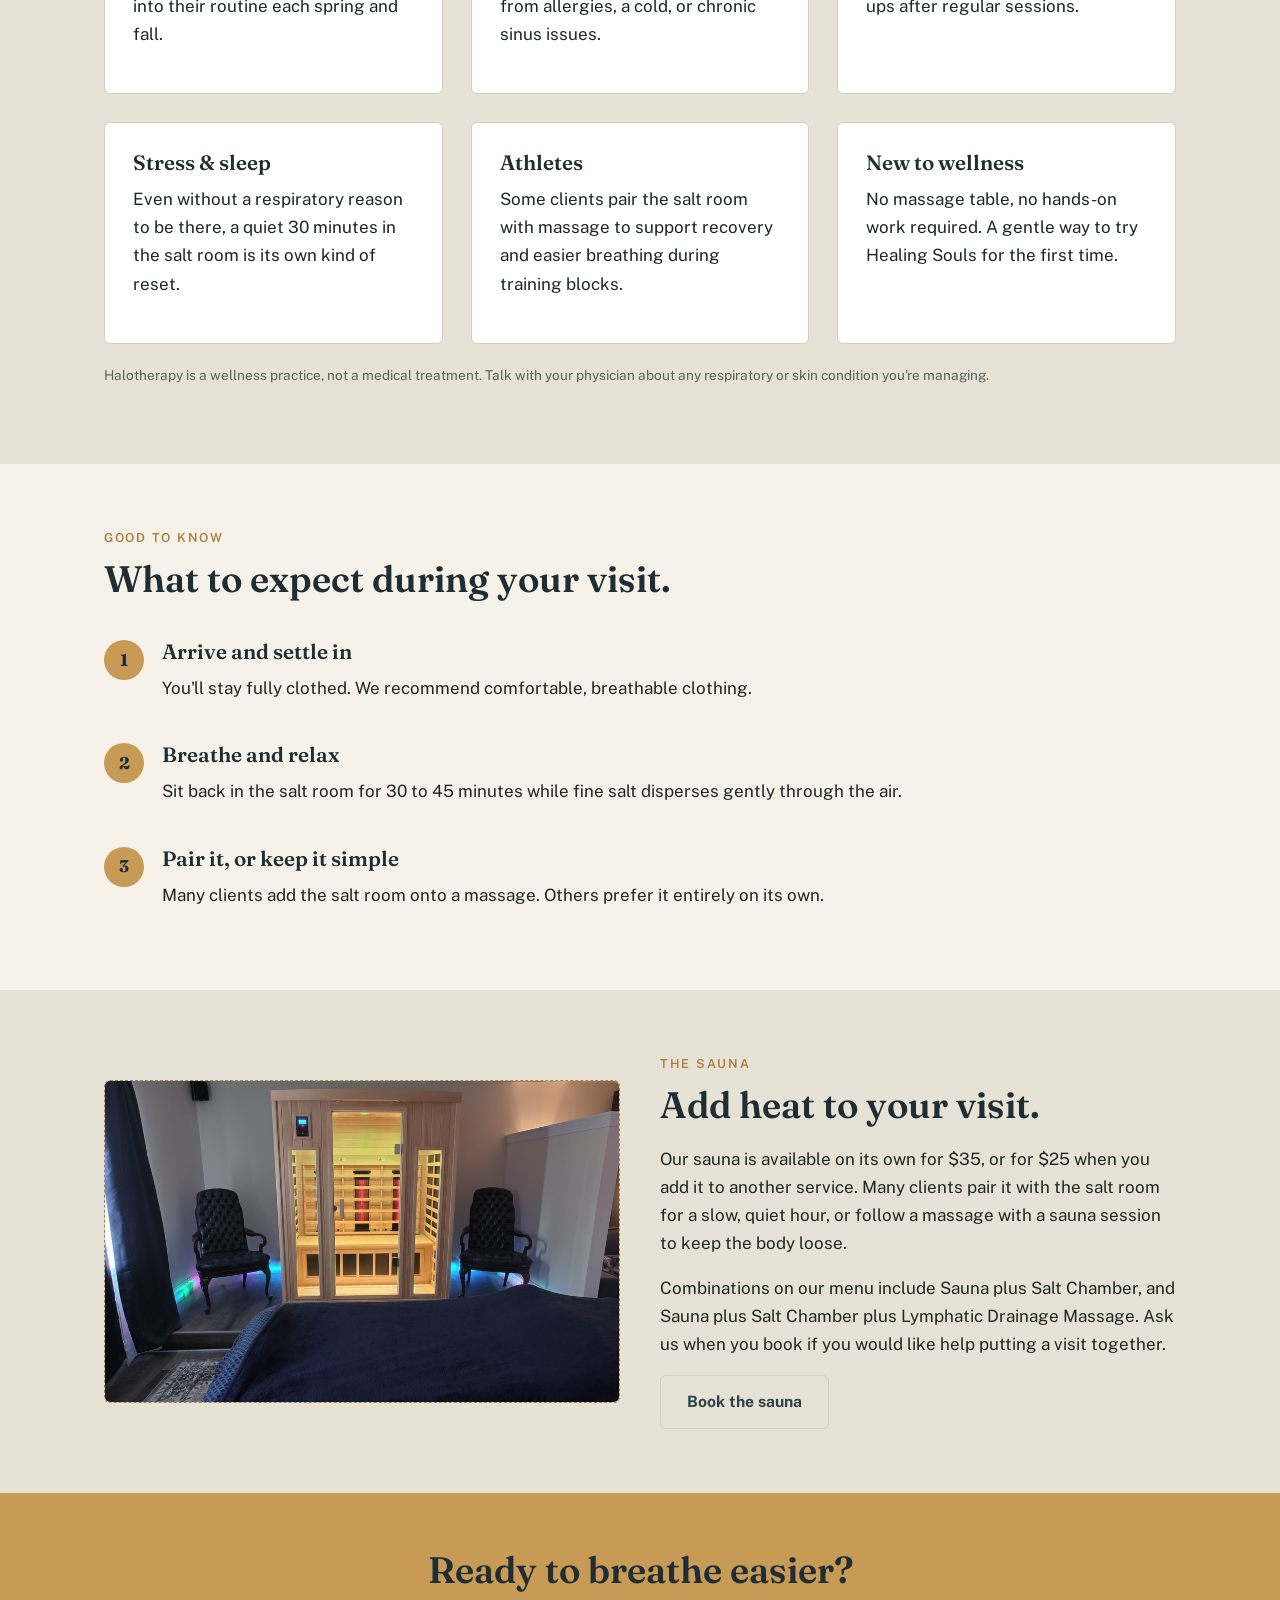
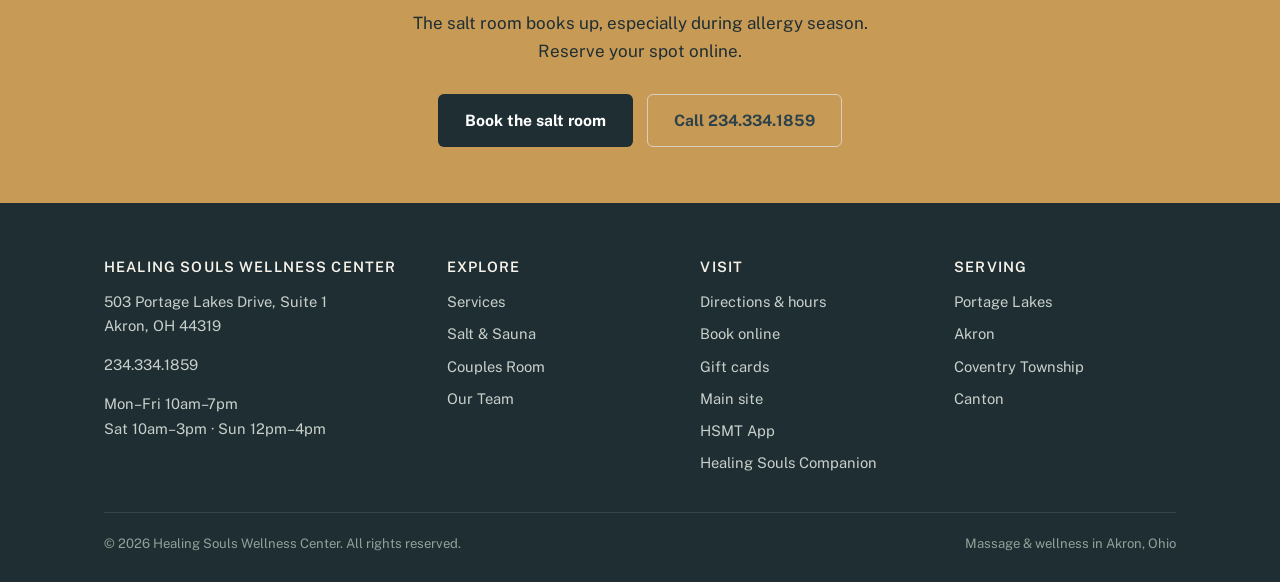
<file: salt-sauna.html>
<!DOCTYPE html>
<html lang="en">
<head>
<meta charset="UTF-8">
<meta name="viewport" content="width=device-width, initial-scale=1.0">
<title>Salt Room &amp; Sauna in Akron, OH | Healing Souls Wellness Center</title>
<meta name="description" content="Visit the salt room and sauna at Healing Souls Wellness Center in Akron, OH. Halotherapy for allergies, sinus congestion, skin conditions and stress, plus a sauna you can pair with any service. Book online.">
<link rel="canonical" href="https://www.healingsoulsmt.com/saltchamber">
<link rel="preconnect" href="https://fonts.googleapis.com">
<link rel="preconnect" href="https://fonts.gstatic.com" crossorigin>
<link href="https://fonts.googleapis.com/css2?family=Fraunces:wght@400;500;600&family=Public+Sans:wght@400;500;600;700&display=swap" rel="stylesheet">
<link rel="stylesheet" href="styles.css">
<script type="application/ld+json">
{
  "@context": "https://schema.org",
  "@type": "FAQPage",
  "mainEntity": [
    {
      "@type": "Question",
      "name": "What is a salt room?",
      "acceptedAnswer": {
        "@type": "Answer",
        "text": "A salt room is a space lined with pharmaceutical-grade salt where fine salt particles are dispersed into the air, a practice known as halotherapy. Guests sit in the room and breathe normally while the salt settles on the skin and airways."
      }
    },
    {
      "@type": "Question",
      "name": "What conditions might a salt room help with?",
      "acceptedAnswer": {
        "@type": "Answer",
        "text": "Clients commonly use halotherapy for seasonal allergies, sinus congestion, mild asthma symptoms, skin conditions like eczema and psoriasis, and general stress relief. It is not a substitute for medical treatment."
      }
    },
    {
      "@type": "Question",
      "name": "How long is a salt room session?",
      "acceptedAnswer": {
        "@type": "Answer",
        "text": "Most sessions run between 30 and 45 minutes. You stay fully clothed and simply breathe and relax in the room."
      }
    }
  ]
}
</script>
</head>
<body>
<a class="skip-link" href="#main">Skip to content</a>

<header class="site-header">
  <nav class="nav" aria-label="Primary">
    <a class="brand" href="index.html">Healing Souls <span>Wellness Center</span></a>
    <button class="nav-toggle" aria-label="Toggle menu" aria-expanded="false">&#9776;</button>
    <ul class="nav-links">
      <li><a href="index.html">Home</a></li>
      <li><a href="services.html">Services</a></li>
      <li><a class="current" href="salt-sauna.html">Salt &amp; Sauna</a></li>
      <li><a href="couples-room.html">Couples Room</a></li>
      <li><a href="team.html">Our Team</a></li>
      <li><a href="contact.html">Contact</a></li>
      <li><a class="btn-book-nav" href="https://booking.mangomint.com/healingsouls" target="_blank" rel="noopener">Book Now</a></li>
    </ul>
  </nav>
</header>

<main id="main">

  <section class="hero">
    <div class="hero-inner">
      <div>
        <span class="eyebrow">Halotherapy &middot; Akron, Ohio</span>
        <h1>A dedicated salt room and sauna in Portage Lakes.</h1>
        <p class="lede">Step into a room lined floor to ceiling in salt and let yourself breathe easier for half an hour. No appointment prep, no needles, no downtime, just a quiet room and clean air.</p>
        <div class="hero-ctas">
          <a class="btn btn-primary" href="https://booking.mangomint.com/healingsouls?serviceId=20" target="_blank" rel="noopener">Book the salt room</a>
        </div>
      </div>
      <div class="photo-slot ph-wide">
        <img class="photo" src="images/salt-room-wide.jpg" alt="Interior of the salt room at Healing Souls Wellness Center, Akron Ohio" data-label="images/salt-room-wide.jpg — 1200×750px, wide shot of the salt room interior">
      </div>
    </div>
  </section>

  <section>
    <div class="wrap grid-2">
      <div>
        <span class="eyebrow">What it is</span>
        <h2>Halotherapy, explained simply.</h2>
        <p>Halotherapy fills a dedicated room with fine, pharmaceutical-grade salt, dispersed gently into the air. You sit back, breathe normally, and the salt settles on your skin and airways over the course of the session. It's dry, comfortable, and fully clothed, closer to sitting in a quiet room than any kind of spa treatment you've had before.</p>
        <p>Salt therapy has roots in Eastern European salt caves, where miners were long observed to have fewer respiratory issues than workers in other industries. We've brought that same idea into a modern, purpose-built room here in Akron.</p>
      </div>
      <div class="photo-slot ph-square">
        <img class="photo" src="images/salt-room-detail.jpg" alt="Close up of salt therapy walls at Healing Souls Wellness Center" data-label="images/salt-room-detail.jpg — 800×800px, close-up detail shot of the salt walls or floor">
      </div>
    </div>
  </section>

  <section class="section-alt">
    <div class="wrap">
      <div class="section-head">
        <span class="eyebrow">Who it's for</span>
        <h2>Clients come to the salt room for a lot of different reasons.</h2>
      </div>
      <div class="grid-3">
        <div class="card">
          <h3>Seasonal allergies</h3>
          <p>Akron's pollen seasons hit hard. Many clients build a salt room visit into their routine each spring and fall.</p>
        </div>
        <div class="card">
          <h3>Sinus congestion</h3>
          <p>A go-to for clients dealing with lingering congestion, whether from allergies, a cold, or chronic sinus issues.</p>
        </div>
        <div class="card">
          <h3>Skin conditions</h3>
          <p>Some clients notice a difference with eczema and psoriasis flare-ups after regular sessions.</p>
        </div>
        <div class="card">
          <h3>Stress &amp; sleep</h3>
          <p>Even without a respiratory reason to be there, a quiet 30 minutes in the salt room is its own kind of reset.</p>
        </div>
        <div class="card">
          <h3>Athletes</h3>
          <p>Some clients pair the salt room with massage to support recovery and easier breathing during training blocks.</p>
        </div>
        <div class="card">
          <h3>New to wellness</h3>
          <p>No massage table, no hands-on work required. A gentle way to try Healing Souls for the first time.</p>
        </div>
      </div>
      <p style="font-size:0.85rem; color:#5A635E; margin-top:20px;">Halotherapy is a wellness practice, not a medical treatment. Talk with your physician about any respiratory or skin condition you're managing.</p>
    </div>
  </section>

  <section>
    <div class="wrap">
      <div class="section-head">
        <span class="eyebrow">Good to know</span>
        <h2>What to expect during your visit.</h2>
      </div>
      <ol class="steps">
        <li>
          <div>
            <h3>Arrive and settle in</h3>
            <p>You'll stay fully clothed. We recommend comfortable, breathable clothing.</p>
          </div>
        </li>
        <li>
          <div>
            <h3>Breathe and relax</h3>
            <p>Sit back in the salt room for 30 to 45 minutes while fine salt disperses gently through the air.</p>
          </div>
        </li>
        <li>
          <div>
            <h3>Pair it, or keep it simple</h3>
            <p>Many clients add the salt room onto a massage. Others prefer it entirely on its own.</p>
          </div>
        </li>
      </ol>
    </div>
  </section>

  <section class="section-alt" id="sauna">
    <div class="wrap grid-2">
      <div class="photo-slot ph-wide">
        <img class="photo" src="images/sauna.jpg" alt="Sauna at Healing Souls Wellness Center in Akron Ohio" data-label="images/sauna.jpg 1000×625px, photo of the sauna">
      </div>
      <div>
        <span class="eyebrow">The Sauna</span>
        <h2>Add heat to your visit.</h2>
        <p>Our sauna is available on its own for $35, or for $25 when you add it to another service. Many clients pair it with the salt room for a slow, quiet hour, or follow a massage with a sauna session to keep the body loose.</p>
        <p>Combinations on our menu include Sauna plus Salt Chamber, and Sauna plus Salt Chamber plus Lymphatic Drainage Massage. Ask us when you book if you would like help putting a visit together.</p>
        <a class="btn btn-outline-dark" href="https://booking.mangomint.com/healingsouls?serviceId=98" target="_blank" rel="noopener">Book the sauna</a>
      </div>
    </div>
  </section>

  <section class="cta-band">
    <div class="wrap">
      <h2>Ready to breathe easier?</h2>
      <p style="max-width:52ch; margin:0 auto 24px;">The salt room books up, especially during allergy season. Reserve your spot online.</p>
      <div class="hero-ctas" style="justify-content:center;">
        <a class="btn btn-primary" href="https://booking.mangomint.com/healingsouls?serviceId=20" target="_blank" rel="noopener">Book the salt room</a>
        <a class="btn btn-outline-dark" href="tel:2343341859">Call 234.334.1859</a>
      </div>
    </div>
  </section>

</main>

<footer>
  <div class="wrap">
    <div class="footer-grid">
      <div>
        <h4>Healing Souls Wellness Center</h4>
        <p>503 Portage Lakes Drive, Suite 1<br>Akron, OH 44319</p>
        <p><a href="tel:2343341859">234.334.1859</a></p>
        <p>Mon&ndash;Fri 10am&ndash;7pm<br>Sat 10am&ndash;3pm &middot; Sun 12pm&ndash;4pm</p>
      </div>
      <div>
        <h4>Explore</h4>
        <ul>
          <li><a href="services.html">Services</a></li>
          <li><a href="salt-sauna.html">Salt &amp; Sauna</a></li>
          <li><a href="couples-room.html">Couples Room</a></li>
          <li><a href="team.html">Our Team</a></li>
        </ul>
      </div>
      <div>
        <h4>Visit</h4>
        <ul>
          <li><a href="contact.html">Directions &amp; hours</a></li>
          <li><a href="https://booking.mangomint.com/healingsouls" target="_blank" rel="noopener">Book online</a></li>
          <li><a href="https://clients.mangomint.com/gift-cards/healingsouls" target="_blank" rel="noopener">Gift cards</a></li>
          <li><a href="https://www.healingsoulsmt.com" target="_blank" rel="noopener">Main site</a></li>
          <li><a data-hsmt-link="app" href="#" target="_blank" rel="noopener">HSMT App</a></li>
          <li><a data-hsmt-link="companion" href="#" target="_blank" rel="noopener">Healing Souls Companion</a></li>
        </ul>
      </div>
      <div>
        <h4>Serving</h4>
        <ul>
          <li>Portage Lakes</li>
          <li>Akron</li>
          <li>Coventry Township</li>
          <li>Canton</li>
        </ul>
      </div>
    </div>
    <div class="footer-bottom">
      <span>&copy; 2026 Healing Souls Wellness Center. All rights reserved.</span>
      <span>Massage &amp; wellness in Akron, Ohio</span>
    </div>
  </div>
</footer>

<script src="script.js"></script>
</body>
</html>
</file>
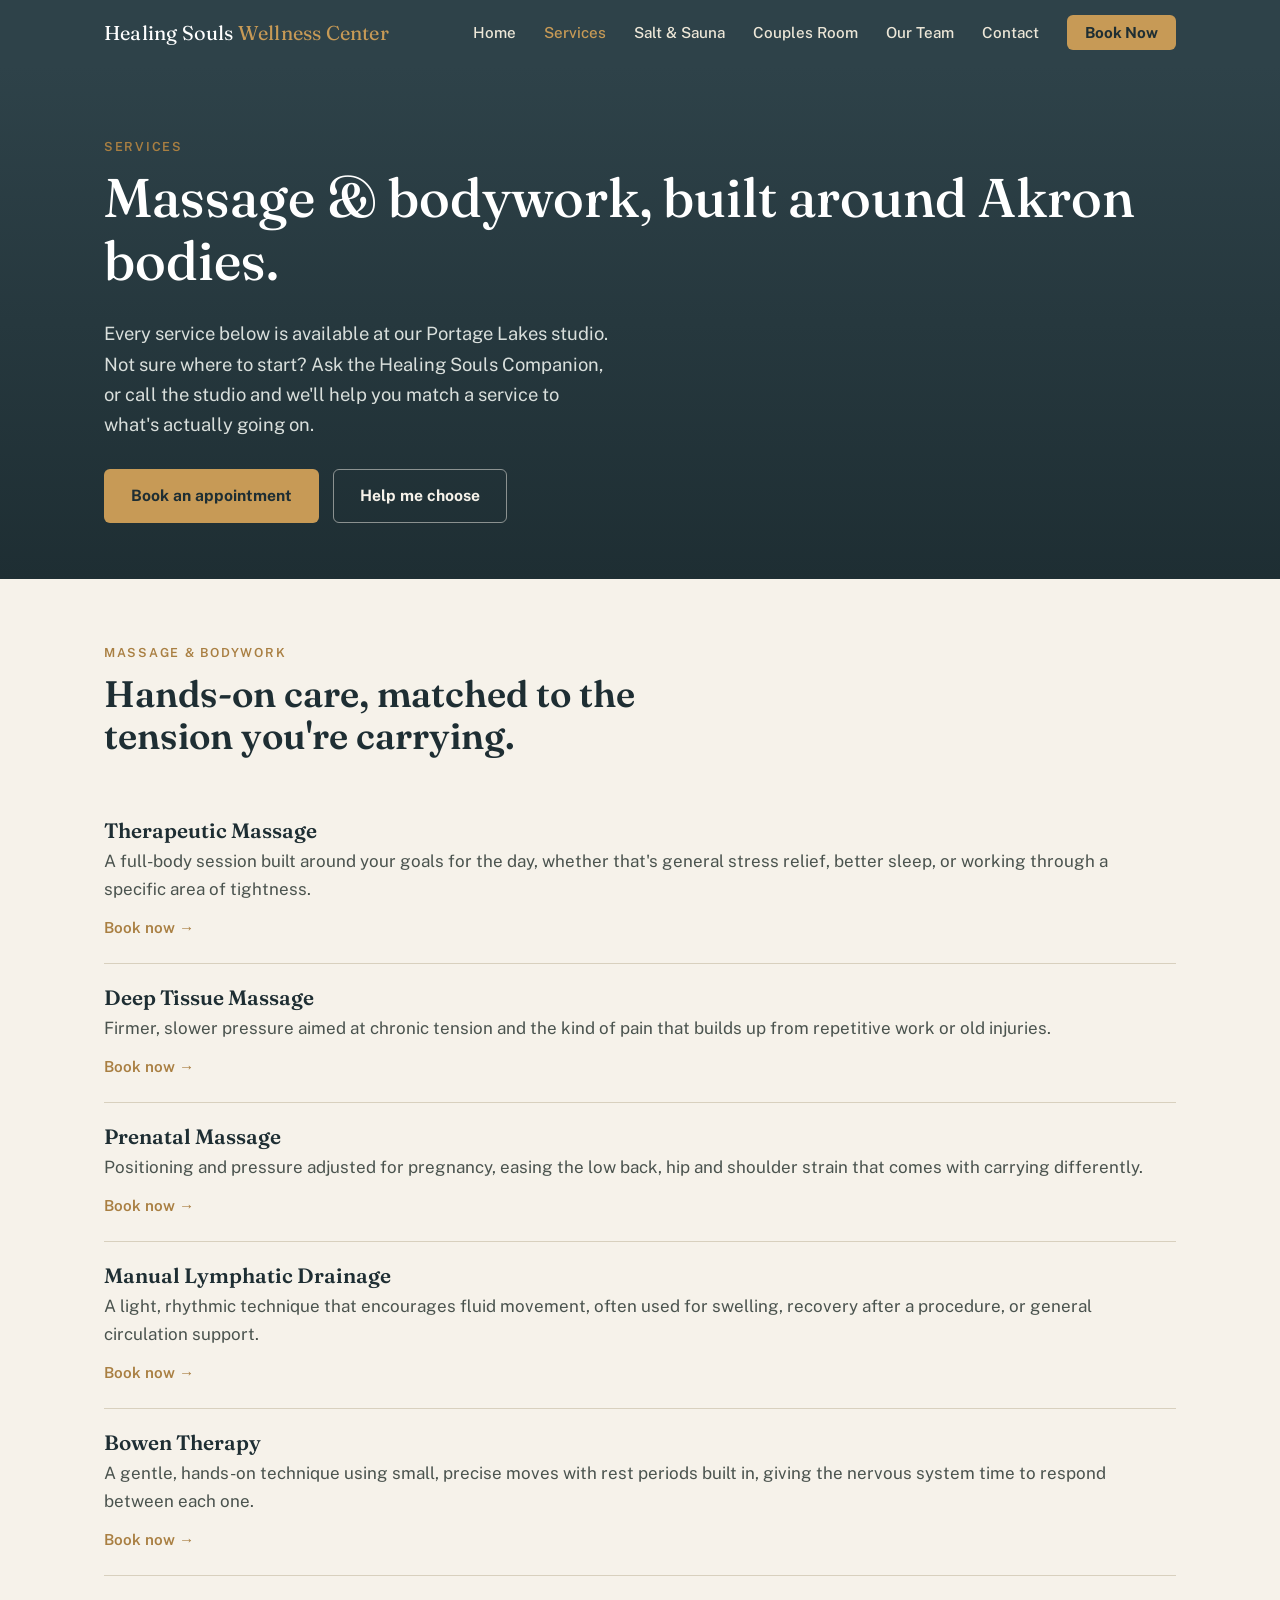
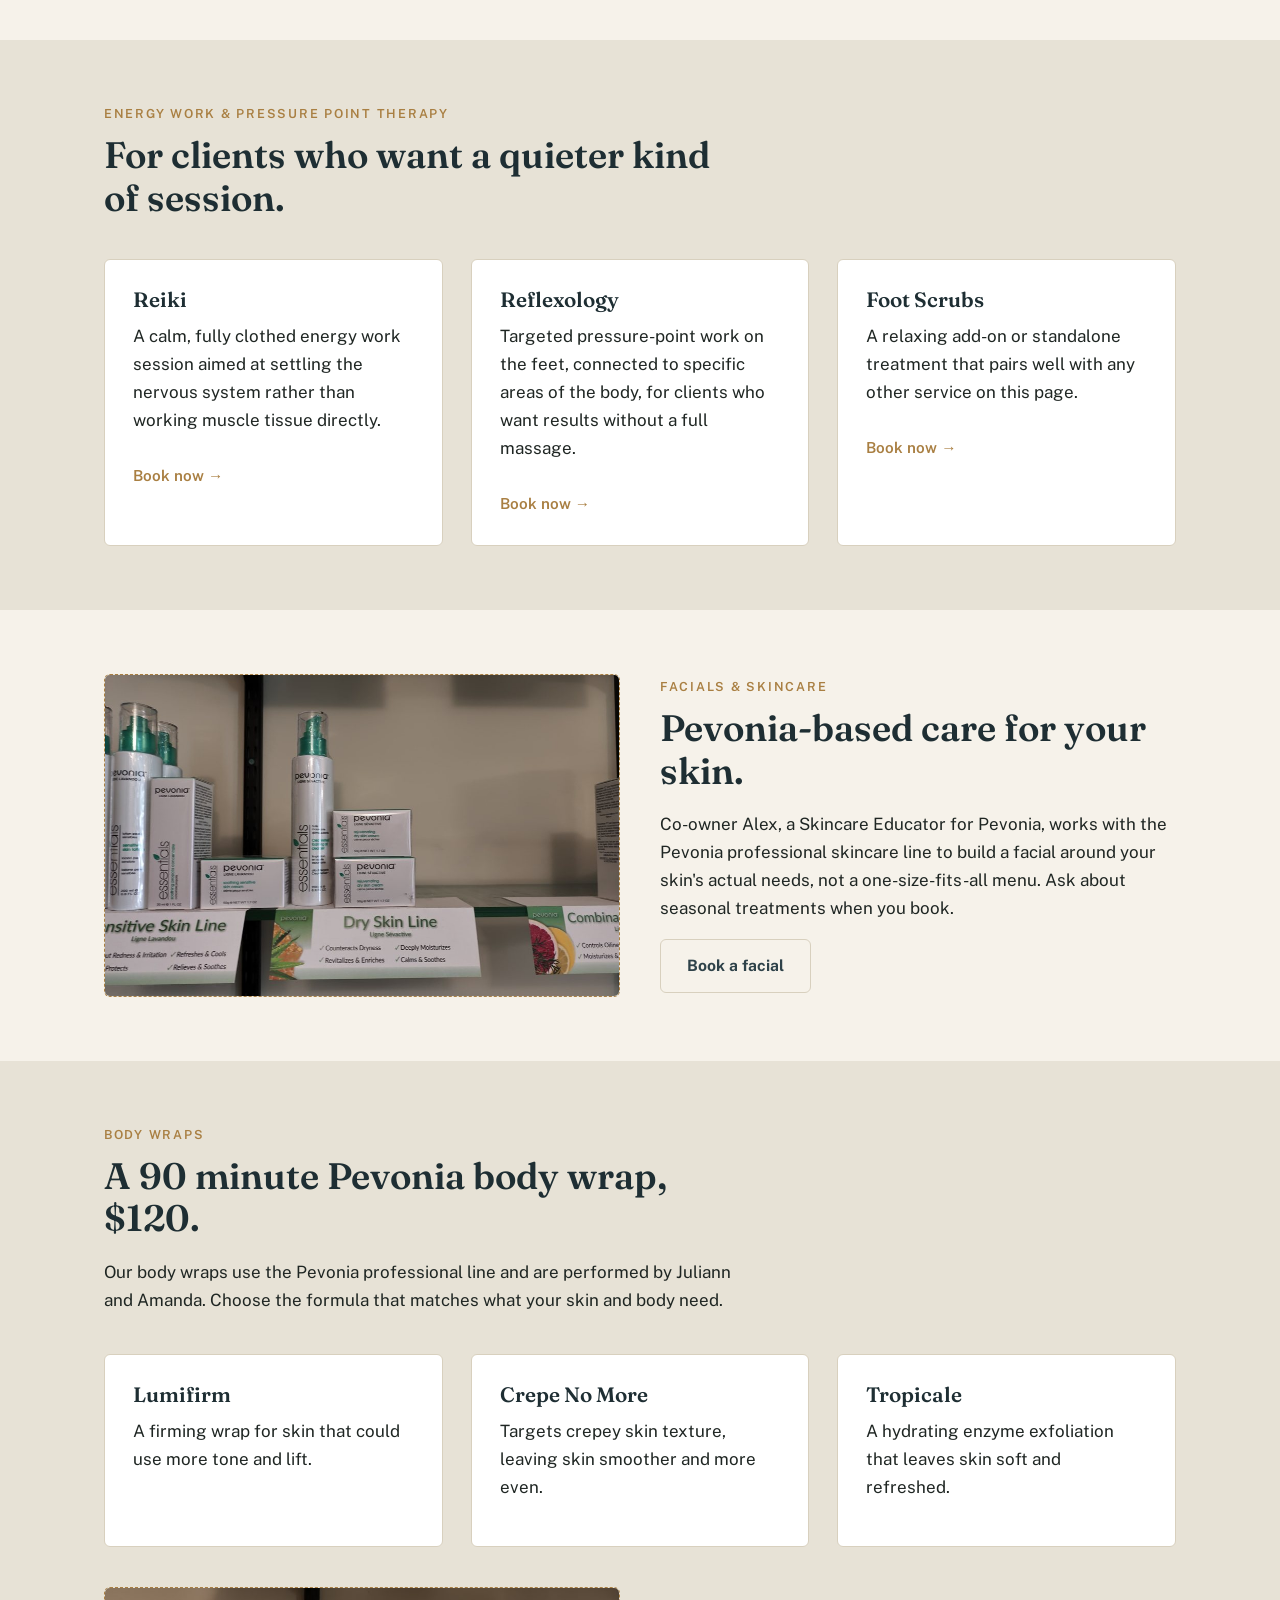
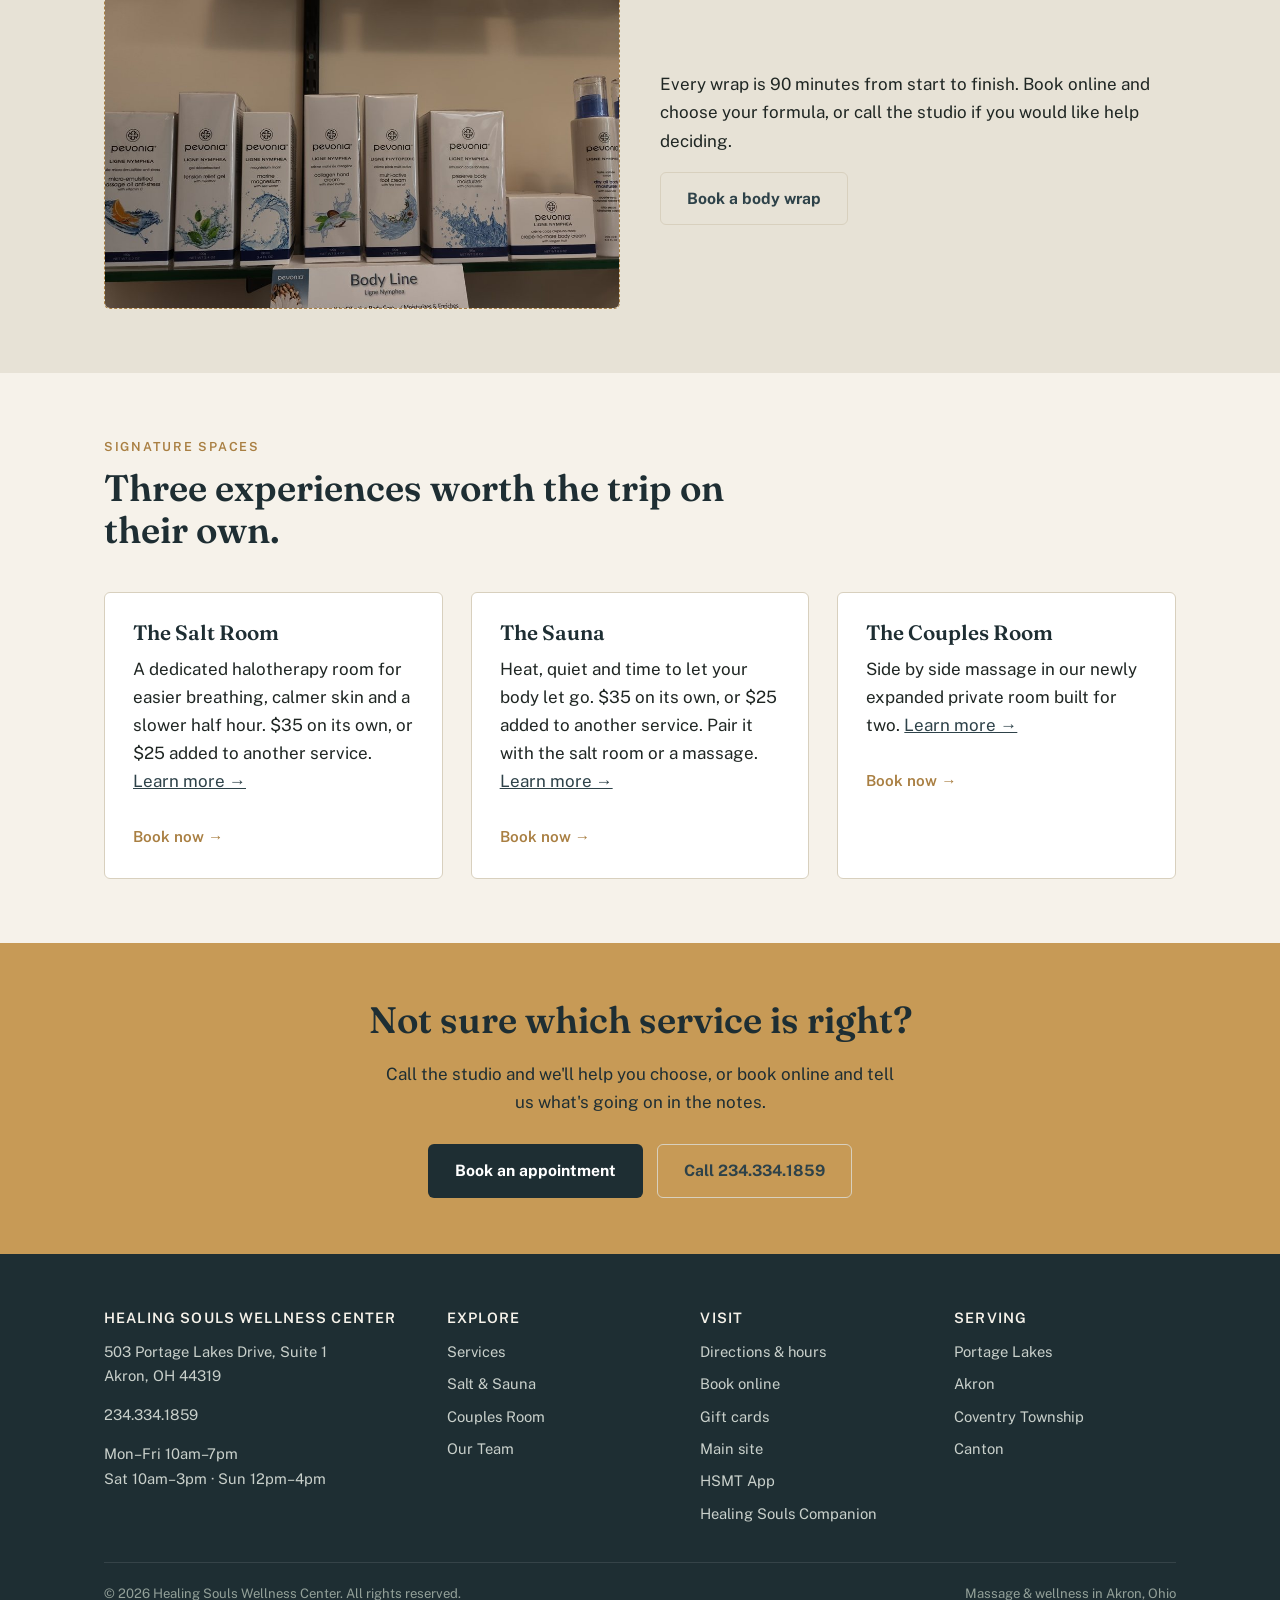
<file: services.html>
<!DOCTYPE html>
<html lang="en">
<head>
<meta charset="UTF-8">
<meta name="viewport" content="width=device-width, initial-scale=1.0">
<title>Massage &amp; Wellness Services in Akron, OH | Healing Souls Wellness Center</title>
<meta name="description" content="Therapeutic massage, deep tissue, prenatal massage, manual lymphatic drainage, Reiki, reflexology and facials at Healing Souls Wellness Center in Akron, OH.">
<link rel="canonical" href="https://www.healingsoulsmt.com/services">
<link rel="preconnect" href="https://fonts.googleapis.com">
<link rel="preconnect" href="https://fonts.gstatic.com" crossorigin>
<link href="https://fonts.googleapis.com/css2?family=Fraunces:wght@400;500;600&family=Public+Sans:wght@400;500;600;700&display=swap" rel="stylesheet">
<link rel="stylesheet" href="styles.css">
</head>
<body>
<a class="skip-link" href="#main">Skip to content</a>

<header class="site-header">
  <nav class="nav" aria-label="Primary">
    <a class="brand" href="index.html">Healing Souls <span>Wellness Center</span></a>
    <button class="nav-toggle" aria-label="Toggle menu" aria-expanded="false">&#9776;</button>
    <ul class="nav-links">
      <li><a href="index.html">Home</a></li>
      <li><a class="current" href="services.html">Services</a></li>
      <li><a href="salt-sauna.html">Salt &amp; Sauna</a></li>
      <li><a href="couples-room.html">Couples Room</a></li>
      <li><a href="team.html">Our Team</a></li>
      <li><a href="contact.html">Contact</a></li>
      <li><a class="btn-book-nav" href="https://booking.mangomint.com/healingsouls" target="_blank" rel="noopener">Book Now</a></li>
    </ul>
  </nav>
</header>

<main id="main">

  <section class="hero" style="padding-bottom:56px;">
    <div class="wrap">
      <span class="eyebrow">Services</span>
      <h1>Massage &amp; bodywork, built around Akron bodies.</h1>
      <p class="lede">Every service below is available at our Portage Lakes studio. Not sure where to start? Ask the Healing Souls Companion, or call the studio and we'll help you match a service to what's actually going on.</p>
      <div class="hero-ctas">
        <a class="btn btn-primary" href="https://booking.mangomint.com/healingsouls" target="_blank" rel="noopener">Book an appointment</a>
        <a class="btn btn-outline" data-hsmt-link="companion" href="#" target="_blank" rel="noopener">Help me choose</a>
      </div>
    </div>
  </section>

  <section>
    <div class="wrap">
      <div class="section-head">
        <span class="eyebrow">Massage &amp; Bodywork</span>
        <h2>Hands-on care, matched to the tension you're carrying.</h2>
      </div>

      <div class="service-row">
        <div>
          <h3>Therapeutic Massage</h3>
          <p>A full-body session built around your goals for the day, whether that's general stress relief, better sleep, or working through a specific area of tightness.</p>
          <a class="book-link" href="https://booking.mangomint.com/healingsouls?serviceId=21" target="_blank" rel="noopener">Book now &rarr;</a>
        </div>
      </div>
      <div class="service-row">
        <div>
          <h3>Deep Tissue Massage</h3>
          <p>Firmer, slower pressure aimed at chronic tension and the kind of pain that builds up from repetitive work or old injuries.</p>
          <a class="book-link" href="https://booking.mangomint.com/healingsouls?serviceId=21" target="_blank" rel="noopener">Book now &rarr;</a>
        </div>
      </div>
      <div class="service-row">
        <div>
          <h3>Prenatal Massage</h3>
          <p>Positioning and pressure adjusted for pregnancy, easing the low back, hip and shoulder strain that comes with carrying differently.</p>
          <a class="book-link" href="https://booking.mangomint.com/healingsouls?serviceId=49" target="_blank" rel="noopener">Book now &rarr;</a>
        </div>
      </div>
      <div class="service-row">
        <div>
          <h3>Manual Lymphatic Drainage</h3>
          <p>A light, rhythmic technique that encourages fluid movement, often used for swelling, recovery after a procedure, or general circulation support.</p>
          <a class="book-link" href="https://booking.mangomint.com/healingsouls?serviceId=86" target="_blank" rel="noopener">Book now &rarr;</a>
        </div>
      </div>
      <div class="service-row">
        <div>
          <h3>Bowen Therapy</h3>
          <p>A gentle, hands-on technique using small, precise moves with rest periods built in, giving the nervous system time to respond between each one.</p>
          <a class="book-link" href="https://booking.mangomint.com/healingsouls?serviceId=43" target="_blank" rel="noopener">Book now &rarr;</a>
        </div>
      </div>
    </div>
  </section>

  <section class="section-alt">
    <div class="wrap">
      <div class="section-head">
        <span class="eyebrow">Energy Work &amp; Pressure Point Therapy</span>
        <h2>For clients who want a quieter kind of session.</h2>
      </div>
      <div class="grid-3">
        <div class="card">
          <h3>Reiki</h3>
          <p>A calm, fully clothed energy work session aimed at settling the nervous system rather than working muscle tissue directly.</p>
          <a class="book-link" href="https://booking.mangomint.com/healingsouls?serviceId=51" target="_blank" rel="noopener">Book now &rarr;</a>
        </div>
        <div class="card">
          <h3>Reflexology</h3>
          <p>Targeted pressure-point work on the feet, connected to specific areas of the body, for clients who want results without a full massage.</p>
          <a class="book-link" href="https://booking.mangomint.com/healingsouls?serviceId=50" target="_blank" rel="noopener">Book now &rarr;</a>
        </div>
        <div class="card">
          <h3>Foot Scrubs</h3>
          <p>A relaxing add-on or standalone treatment that pairs well with any other service on this page.</p>
          <a class="book-link" href="https://booking.mangomint.com/healingsouls" target="_blank" rel="noopener">Book now &rarr;</a>
        </div>
      </div>
    </div>
  </section>

  <section>
    <div class="wrap grid-2">
      <div class="photo-slot ph-wide">
        <img class="photo" src="images/facial-treatment.jpg" alt="Pevonia professional skincare lines on the shelf at Healing Souls Wellness Center" data-label="images/facial-treatment.jpg — 1000×625px, Pevonia skincare shelf">
      </div>
      <div>
        <span class="eyebrow">Facials &amp; Skincare</span>
        <h2>Pevonia-based care for your skin.</h2>
        <p>Co-owner Alex, a Skincare Educator for Pevonia, works with the Pevonia professional skincare line to build a facial around your skin's actual needs, not a one-size-fits-all menu. Ask about seasonal treatments when you book.</p>
        <a class="btn btn-outline-dark" href="https://booking.mangomint.com/healingsouls?serviceId=27" target="_blank" rel="noopener">Book a facial</a>
      </div>
    </div>
  </section>

  <section class="section-alt">
    <div class="wrap">
      <div class="section-head">
        <span class="eyebrow">Body Wraps</span>
        <h2>A 90 minute Pevonia body wrap, $120.</h2>
        <p>Our body wraps use the Pevonia professional line and are performed by Juliann and Amanda. Choose the formula that matches what your skin and body need.</p>
      </div>
      <div class="grid-3">
        <div class="card">
          <h3>Lumifirm</h3>
          <p>A firming wrap for skin that could use more tone and lift.</p>
        </div>
        <div class="card">
          <h3>Crepe No More</h3>
          <p>Targets crepey skin texture, leaving skin smoother and more even.</p>
        </div>
        <div class="card">
          <h3>Tropicale</h3>
          <p>A hydrating enzyme exfoliation that leaves skin soft and refreshed.</p>
        </div>
      </div>
      <div class="grid-2" style="margin-top:40px;">
        <div class="photo-slot ph-wide">
          <img class="photo" src="images/body-wrap.jpg" alt="Pevonia body wrap treatment at Healing Souls Wellness Center in Akron Ohio" data-label="images/body-wrap.jpg 1000×625px, photo of a body wrap setup or treatment">
        </div>
        <div>
          <p>Every wrap is 90 minutes from start to finish. Book online and choose your formula, or call the studio if you would like help deciding.</p>
          <a class="btn btn-outline-dark" href="https://booking.mangomint.com/healingsouls?serviceId=105" target="_blank" rel="noopener">Book a body wrap</a>
        </div>
      </div>
    </div>
  </section>

  <section>
    <div class="wrap">
      <div class="section-head">
        <span class="eyebrow">Signature Spaces</span>
        <h2>Three experiences worth the trip on their own.</h2>
      </div>
      <div class="grid-3">
        <div class="card">
          <h3>The Salt Room</h3>
          <p>A dedicated halotherapy room for easier breathing, calmer skin and a slower half hour. $35 on its own, or $25 added to another service. <a href="salt-sauna.html">Learn more &rarr;</a></p>
          <a class="book-link" href="https://booking.mangomint.com/healingsouls?serviceId=20" target="_blank" rel="noopener">Book now &rarr;</a>
        </div>
        <div class="card">
          <h3>The Sauna</h3>
          <p>Heat, quiet and time to let your body let go. $35 on its own, or $25 added to another service. Pair it with the salt room or a massage. <a href="salt-sauna.html#sauna">Learn more &rarr;</a></p>
          <a class="book-link" href="https://booking.mangomint.com/healingsouls?serviceId=98" target="_blank" rel="noopener">Book now &rarr;</a>
        </div>
        <div class="card">
          <h3>The Couples Room</h3>
          <p>Side by side massage in our newly expanded private room built for two. <a href="couples-room.html">Learn more &rarr;</a></p>
          <a class="book-link" href="https://booking.mangomint.com/healingsouls?serviceId=81" target="_blank" rel="noopener">Book now &rarr;</a>
        </div>
      </div>
    </div>
  </section>

  <section class="cta-band">
    <div class="wrap">
      <h2>Not sure which service is right?</h2>
      <p style="max-width:52ch; margin:0 auto 24px;">Call the studio and we'll help you choose, or book online and tell us what's going on in the notes.</p>
      <div class="hero-ctas" style="justify-content:center;">
        <a class="btn btn-primary" href="https://booking.mangomint.com/healingsouls" target="_blank" rel="noopener">Book an appointment</a>
        <a class="btn btn-outline-dark" href="tel:2343341859">Call 234.334.1859</a>
      </div>
    </div>
  </section>

</main>

<footer>
  <div class="wrap">
    <div class="footer-grid">
      <div>
        <h4>Healing Souls Wellness Center</h4>
        <p>503 Portage Lakes Drive, Suite 1<br>Akron, OH 44319</p>
        <p><a href="tel:2343341859">234.334.1859</a></p>
        <p>Mon&ndash;Fri 10am&ndash;7pm<br>Sat 10am&ndash;3pm &middot; Sun 12pm&ndash;4pm</p>
      </div>
      <div>
        <h4>Explore</h4>
        <ul>
          <li><a href="services.html">Services</a></li>
          <li><a href="salt-sauna.html">Salt &amp; Sauna</a></li>
          <li><a href="couples-room.html">Couples Room</a></li>
          <li><a href="team.html">Our Team</a></li>
        </ul>
      </div>
      <div>
        <h4>Visit</h4>
        <ul>
          <li><a href="contact.html">Directions &amp; hours</a></li>
          <li><a href="https://booking.mangomint.com/healingsouls" target="_blank" rel="noopener">Book online</a></li>
          <li><a href="https://clients.mangomint.com/gift-cards/healingsouls" target="_blank" rel="noopener">Gift cards</a></li>
          <li><a href="https://www.healingsoulsmt.com" target="_blank" rel="noopener">Main site</a></li>
          <li><a data-hsmt-link="app" href="#" target="_blank" rel="noopener">HSMT App</a></li>
          <li><a data-hsmt-link="companion" href="#" target="_blank" rel="noopener">Healing Souls Companion</a></li>
        </ul>
      </div>
      <div>
        <h4>Serving</h4>
        <ul>
          <li>Portage Lakes</li>
          <li>Akron</li>
          <li>Coventry Township</li>
          <li>Canton</li>
        </ul>
      </div>
    </div>
    <div class="footer-bottom">
      <span>&copy; 2026 Healing Souls Wellness Center. All rights reserved.</span>
      <span>Massage &amp; wellness in Akron, Ohio</span>
    </div>
  </div>
</footer>

<script src="script.js"></script>
</body>
</html>
</file>
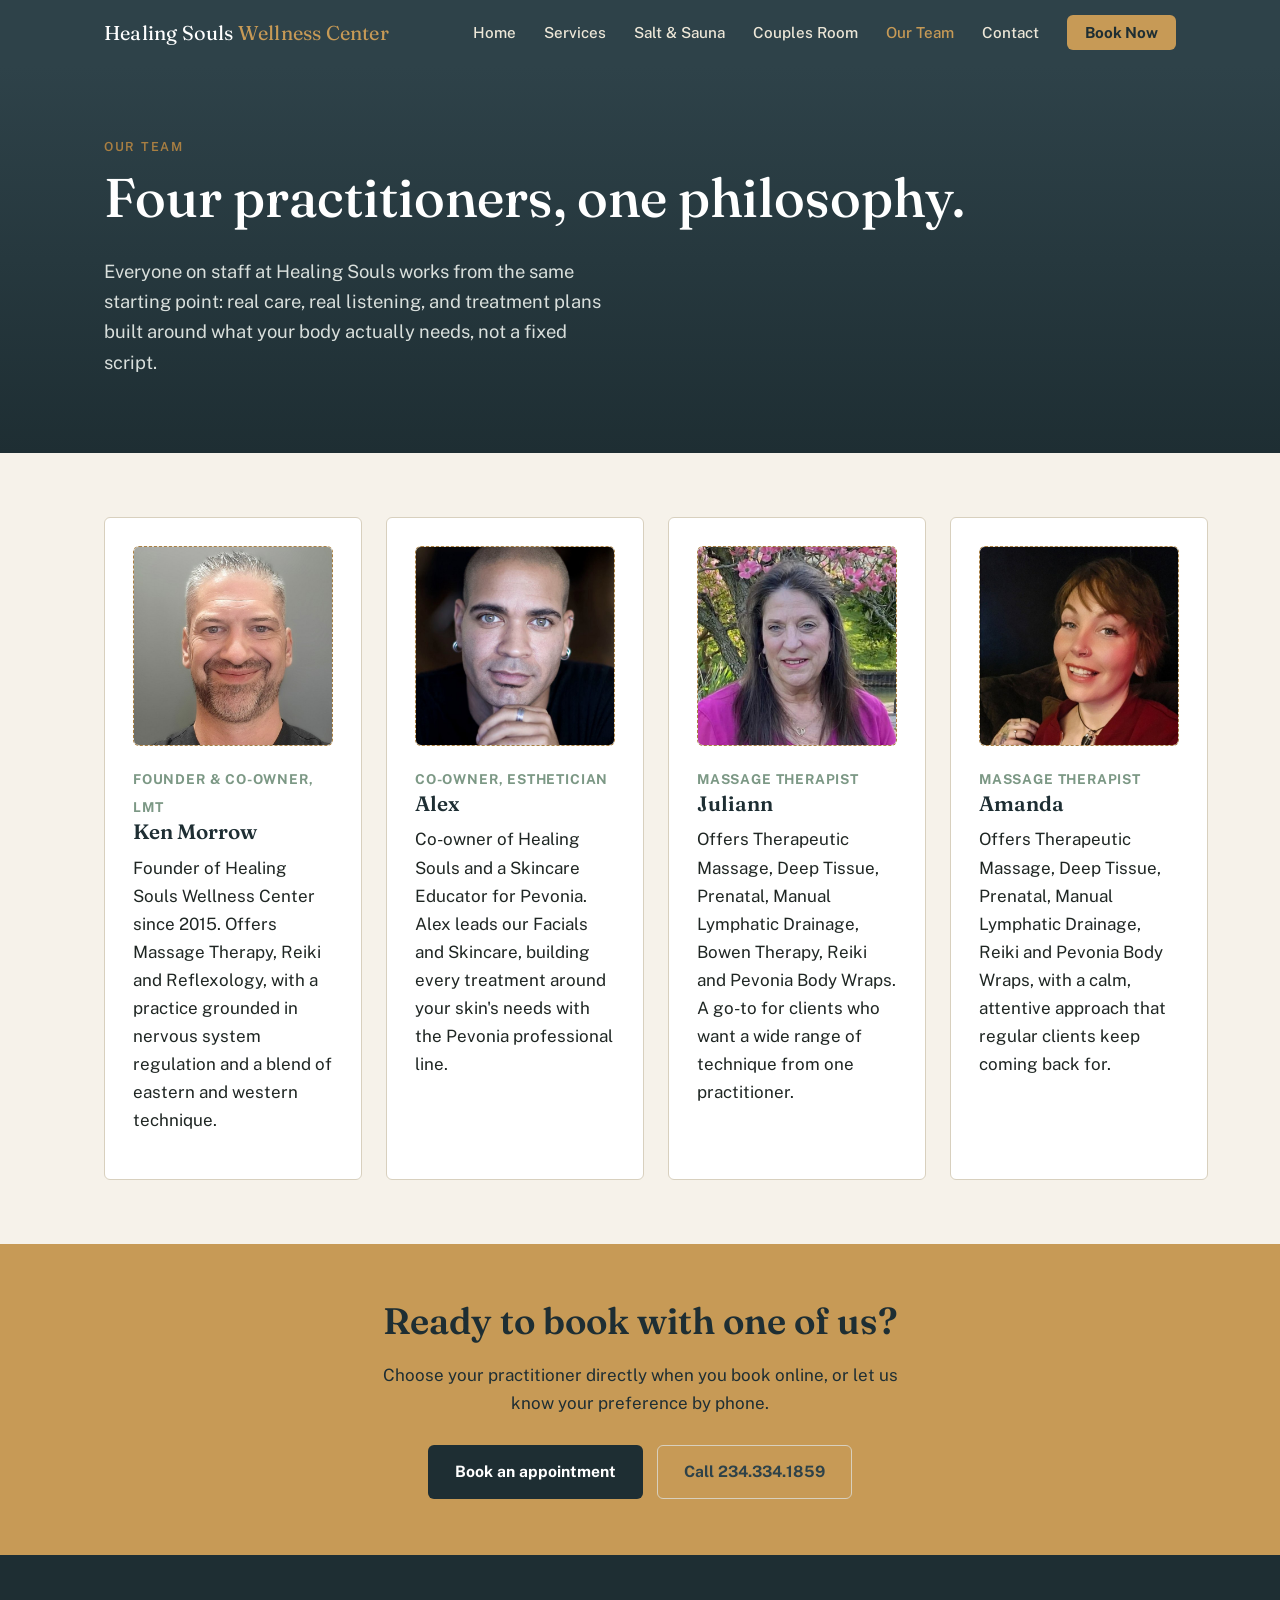
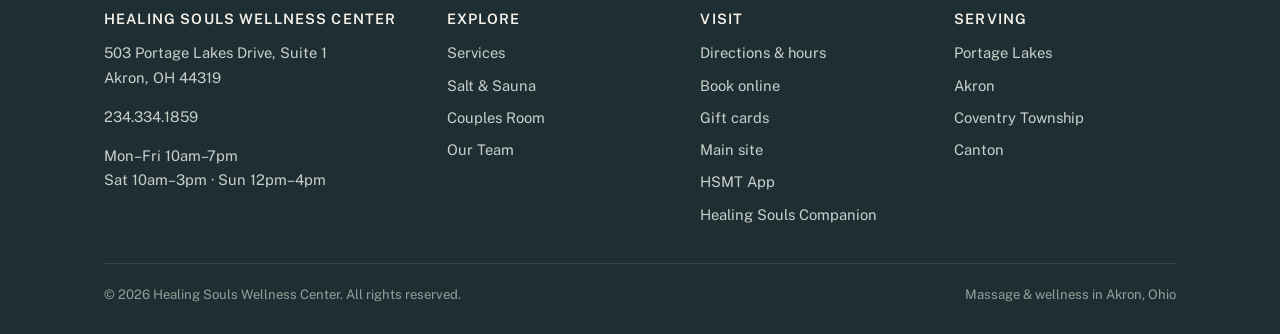
<file: team.html>
<!DOCTYPE html>
<html lang="en">
<head>
<meta charset="UTF-8">
<meta name="viewport" content="width=device-width, initial-scale=1.0">
<title>Meet Our Practitioners | Healing Souls Wellness Center, Akron OH</title>
<meta name="description" content="Meet the licensed massage therapists and estheticians at Healing Souls Wellness Center in Akron, OH: co-owners Ken and Alex, with Juliann and Amanda.">
<link rel="canonical" href="https://www.healingsoulsmt.com/team">
<link rel="preconnect" href="https://fonts.googleapis.com">
<link rel="preconnect" href="https://fonts.gstatic.com" crossorigin>
<link href="https://fonts.googleapis.com/css2?family=Fraunces:wght@400;500;600&family=Public+Sans:wght@400;500;600;700&display=swap" rel="stylesheet">
<link rel="stylesheet" href="styles.css">
</head>
<body>
<a class="skip-link" href="#main">Skip to content</a>

<header class="site-header">
  <nav class="nav" aria-label="Primary">
    <a class="brand" href="index.html">Healing Souls <span>Wellness Center</span></a>
    <button class="nav-toggle" aria-label="Toggle menu" aria-expanded="false">&#9776;</button>
    <ul class="nav-links">
      <li><a href="index.html">Home</a></li>
      <li><a href="services.html">Services</a></li>
      <li><a href="salt-sauna.html">Salt &amp; Sauna</a></li>
      <li><a href="couples-room.html">Couples Room</a></li>
      <li><a class="current" href="team.html">Our Team</a></li>
      <li><a href="contact.html">Contact</a></li>
      <li><a class="btn-book-nav" href="https://booking.mangomint.com/healingsouls" target="_blank" rel="noopener">Book Now</a></li>
    </ul>
  </nav>
</header>

<main id="main">

  <section class="hero" style="padding-bottom:56px;">
    <div class="wrap">
      <span class="eyebrow">Our Team</span>
      <h1>Four practitioners, one philosophy.</h1>
      <p class="lede">Everyone on staff at Healing Souls works from the same starting point: real care, real listening, and treatment plans built around what your body actually needs, not a fixed script.</p>
    </div>
  </section>

  <section>
    <div class="wrap">
      <div class="grid-team">

        <div class="card team-card">
          <div class="photo-slot ph-square">
            <img class="photo" src="images/team-ken.jpg" alt="Ken Morrow, LMT, at Healing Souls Wellness Center" data-label="images/team-ken.jpg — 700×700px, portrait of Ken">
          </div>
          <span class="role">Founder &amp; Co-Owner, LMT</span>
          <h3>Ken Morrow</h3>
          <p>Founder of Healing Souls Wellness Center since 2015. Offers Massage Therapy, Reiki and Reflexology, with a practice grounded in nervous system regulation and a blend of eastern and western technique.</p>
        </div>

        <div class="card team-card">
          <div class="photo-slot ph-square">
            <img class="photo" src="images/team-alex.jpg" alt="Alex, co-owner and esthetician at Healing Souls Wellness Center" data-label="images/team-alex.jpg — 700×700px, portrait of Alex">
          </div>
          <span class="role">Co-Owner, Esthetician</span>
          <h3>Alex</h3>
          <p>Co-owner of Healing Souls and a Skincare Educator for Pevonia. Alex leads our Facials and Skincare, building every treatment around your skin's needs with the Pevonia professional line.</p>
        </div>

        <div class="card team-card">
          <div class="photo-slot ph-square">
            <img class="photo" src="images/team-juliann.jpg" alt="Juliann, massage therapist at Healing Souls Wellness Center" data-label="images/team-juliann.jpg — 700×700px, portrait of Juliann">
          </div>
          <span class="role">Massage Therapist</span>
          <h3>Juliann</h3>
          <p>Offers Therapeutic Massage, Deep Tissue, Prenatal, Manual Lymphatic Drainage, Bowen Therapy, Reiki and Pevonia Body Wraps. A go-to for clients who want a wide range of technique from one practitioner.</p>
        </div>

        <div class="card team-card">
          <div class="photo-slot ph-square">
            <img class="photo" src="images/team-amanda.jpg" alt="Amanda, massage therapist at Healing Souls Wellness Center" data-label="images/team-amanda.jpg — 700×700px, portrait of Amanda">
          </div>
          <span class="role">Massage Therapist</span>
          <h3>Amanda</h3>
          <p>Offers Therapeutic Massage, Deep Tissue, Prenatal, Manual Lymphatic Drainage, Reiki and Pevonia Body Wraps, with a calm, attentive approach that regular clients keep coming back for.</p>
        </div>

      </div>
    </div>
  </section>

  <section class="cta-band">
    <div class="wrap">
      <h2>Ready to book with one of us?</h2>
      <p style="max-width:52ch; margin:0 auto 24px;">Choose your practitioner directly when you book online, or let us know your preference by phone.</p>
      <div class="hero-ctas" style="justify-content:center;">
        <a class="btn btn-primary" href="https://booking.mangomint.com/healingsouls" target="_blank" rel="noopener">Book an appointment</a>
        <a class="btn btn-outline-dark" href="tel:2343341859">Call 234.334.1859</a>
      </div>
    </div>
  </section>

</main>

<footer>
  <div class="wrap">
    <div class="footer-grid">
      <div>
        <h4>Healing Souls Wellness Center</h4>
        <p>503 Portage Lakes Drive, Suite 1<br>Akron, OH 44319</p>
        <p><a href="tel:2343341859">234.334.1859</a></p>
        <p>Mon&ndash;Fri 10am&ndash;7pm<br>Sat 10am&ndash;3pm &middot; Sun 12pm&ndash;4pm</p>
      </div>
      <div>
        <h4>Explore</h4>
        <ul>
          <li><a href="services.html">Services</a></li>
          <li><a href="salt-sauna.html">Salt &amp; Sauna</a></li>
          <li><a href="couples-room.html">Couples Room</a></li>
          <li><a href="team.html">Our Team</a></li>
        </ul>
      </div>
      <div>
        <h4>Visit</h4>
        <ul>
          <li><a href="contact.html">Directions &amp; hours</a></li>
          <li><a href="https://booking.mangomint.com/healingsouls" target="_blank" rel="noopener">Book online</a></li>
          <li><a href="https://clients.mangomint.com/gift-cards/healingsouls" target="_blank" rel="noopener">Gift cards</a></li>
          <li><a href="https://www.healingsoulsmt.com" target="_blank" rel="noopener">Main site</a></li>
          <li><a data-hsmt-link="app" href="#" target="_blank" rel="noopener">HSMT App</a></li>
          <li><a data-hsmt-link="companion" href="#" target="_blank" rel="noopener">Healing Souls Companion</a></li>
        </ul>
      </div>
      <div>
        <h4>Serving</h4>
        <ul>
          <li>Portage Lakes</li>
          <li>Akron</li>
          <li>Coventry Township</li>
          <li>Canton</li>
        </ul>
      </div>
    </div>
    <div class="footer-bottom">
      <span>&copy; 2026 Healing Souls Wellness Center. All rights reserved.</span>
      <span>Massage &amp; wellness in Akron, Ohio</span>
    </div>
  </div>
</footer>

<script src="script.js"></script>
</body>
</html>
</file>
<file: styles.css>
/* ===========================================================
   Healing Souls Wellness Center — shared stylesheet
   Design tokens
   =========================================================== */
:root {
  --color-ink: #1F2623;       /* body text, deep charcoal-green */
  --color-paper: #F6F2EA;     /* warm salt-stone background */
  --color-slate: #2E4249;     /* dusk lake-water, dark sections */
  --color-slate-dark: #1E2E33;
  --color-sage: #7C9885;      /* pine sage, secondary accent */
  --color-honey: #C79A56;     /* candlelight accent, CTAs */
  --color-honey-dark: #A97F42;
  --color-mist: #E7E2D6;      /* card / panel background */
  --color-line: #D8D0BE;      /* hairline borders on paper */

  --font-display: "Fraunces", Georgia, serif;
  --font-body: "Public Sans", -apple-system, BlinkMacSystemFont, "Segoe UI", sans-serif;

  --radius: 6px;
  --max-width: 1120px;
}

* { box-sizing: border-box; }

html { scroll-behavior: smooth; }

body {
  margin: 0;
  font-family: var(--font-body);
  color: var(--color-ink);
  background: var(--color-paper);
  line-height: 1.65;
  font-size: 17px;
  -webkit-font-smoothing: antialiased;
}

h1, h2, h3, h4 {
  font-family: var(--font-display);
  font-weight: 600;
  line-height: 1.15;
  margin: 0 0 0.5em 0;
  color: var(--color-slate-dark);
}

h1 { font-size: clamp(2.2rem, 4.5vw, 3.4rem); font-weight: 500; }
h2 { font-size: clamp(1.6rem, 3vw, 2.3rem); }
h3 { font-size: 1.3rem; }

p { margin: 0 0 1em 0; }

a { color: var(--color-slate); }

.eyebrow {
  font-family: var(--font-body);
  text-transform: uppercase;
  letter-spacing: 0.14em;
  font-size: 0.78rem;
  font-weight: 600;
  color: var(--color-honey-dark);
  display: block;
  margin-bottom: 0.75em;
}

.wrap {
  max-width: var(--max-width);
  margin: 0 auto;
  padding: 0 24px;
}

/* ---------- signature element: the breathline ---------- */
.breathline {
  width: 100%;
  height: 28px;
  display: block;
  overflow: hidden;
}
.breathline svg {
  width: 200%;
  height: 100%;
  animation: driftline 22s linear infinite;
}
@media (prefers-reduced-motion: reduce) {
  .breathline svg { animation: none; }
}
@keyframes driftline {
  from { transform: translateX(0); }
  to { transform: translateX(-50%); }
}

/* ---------- header / nav ---------- */
.site-header {
  background: var(--color-slate);
  color: #F6F2EA;
  position: sticky;
  top: 0;
  z-index: 50;
}
.nav {
  max-width: var(--max-width);
  margin: 0 auto;
  padding: 16px 24px;
  display: flex;
  align-items: center;
  justify-content: space-between;
  gap: 24px;
}
.brand {
  font-family: var(--font-display);
  font-size: 1.25rem;
  color: #fff;
  text-decoration: none;
  letter-spacing: 0.01em;
}
.brand span { color: var(--color-honey); }
.nav-links {
  display: flex;
  align-items: center;
  gap: 28px;
  list-style: none;
  margin: 0;
  padding: 0;
}
.nav-links a {
  color: #EDE7D8;
  text-decoration: none;
  font-size: 0.95rem;
  font-weight: 500;
}
.nav-links a:hover { color: var(--color-honey); }
.nav-links a.current { color: var(--color-honey); }
.btn-book-nav {
  background: var(--color-honey);
  color: var(--color-slate-dark) !important;
  padding: 9px 18px;
  border-radius: var(--radius);
  font-weight: 700 !important;
}
.btn-book-nav:hover { background: #d8ab68; }

.nav-toggle {
  display: none;
  background: none;
  border: none;
  color: #fff;
  font-size: 1.6rem;
  cursor: pointer;
}

@media (max-width: 820px) {
  .nav-toggle { display: block; }
  .nav-links {
    position: absolute;
    top: 100%;
    left: 0;
    right: 0;
    background: var(--color-slate);
    flex-direction: column;
    align-items: flex-start;
    padding: 12px 24px 24px;
    display: none;
    gap: 16px;
  }
  .nav-links.open { display: flex; }
  .btn-book-nav { align-self: flex-start; }
}

/* ---------- buttons ---------- */
.btn {
  display: inline-block;
  padding: 13px 26px;
  border-radius: var(--radius);
  text-decoration: none;
  font-weight: 700;
  font-size: 0.98rem;
  border: 1px solid transparent;
  cursor: pointer;
}
.btn-primary { background: var(--color-honey); color: var(--color-slate-dark); }
.btn-primary:hover { background: #d8ab68; }
.btn-outline { background: transparent; color: #F6F2EA; border-color: rgba(246,242,234,0.5); }
.btn-outline:hover { border-color: var(--color-honey); color: var(--color-honey); }
.btn-outline-dark { background: transparent; color: var(--color-slate); border-color: var(--color-line); }
.btn-outline-dark:hover { border-color: var(--color-slate); }

/* ---------- hero ---------- */
.hero {
  background: linear-gradient(180deg, var(--color-slate) 0%, var(--color-slate-dark) 100%);
  color: #F6F2EA;
  padding: 72px 0 0;
}
.hero-inner {
  max-width: var(--max-width);
  margin: 0 auto;
  padding: 0 24px 56px;
  display: grid;
  grid-template-columns: 1.1fr 0.9fr;
  gap: 48px;
  align-items: center;
}
.hero h1 { color: #fff; }
.hero p.lede { font-size: 1.15rem; color: #D9DFDC; max-width: 46ch; }
.hero-ctas { display: flex; gap: 14px; margin-top: 28px; flex-wrap: wrap; }
.hero-trust {
  display: flex;
  gap: 22px;
  margin-top: 36px;
  flex-wrap: wrap;
  font-size: 0.88rem;
  color: #B9C2BE;
}
.hero-trust strong { color: #EDE7D8; display: block; font-family: var(--font-display); font-size: 1.4rem; font-weight: 500;}

@media (max-width: 820px) {
  .hero-inner { grid-template-columns: 1fr; }
}

/* ---------- photo placeholders ---------- */
.photo-slot {
  position: relative;
  width: 100%;
  border-radius: var(--radius);
  overflow: hidden;
  background: var(--color-mist);
  border: 1px dashed var(--color-honey-dark);
  display: flex;
  align-items: center;
  justify-content: center;
  min-height: 200px;
  color: var(--color-slate);
}
.photo-slot img {
  width: 100%;
  height: 100%;
  object-fit: cover;
  display: block;
}
.photo-slot .placeholder-note {
  padding: 20px;
  text-align: center;
  font-size: 0.82rem;
  line-height: 1.5;
}
.photo-slot .placeholder-note code {
  display: block;
  margin-top: 6px;
  font-weight: 700;
  color: var(--color-honey-dark);
  font-size: 0.8rem;
  word-break: break-all;
}
.ph-square { aspect-ratio: 1 / 1; }
.ph-wide { aspect-ratio: 16 / 10; }
.ph-tall { aspect-ratio: 3 / 4; }

/* ---------- sections ---------- */
section { padding: 64px 0; }
.section-alt { background: var(--color-mist); }
.section-dark { background: var(--color-slate); color: #F6F2EA; }
.section-dark h2 { color: #fff; }
.section-head { max-width: 640px; margin-bottom: 40px; }

/* ---------- grids / cards ---------- */
.grid-3 { display: grid; grid-template-columns: repeat(3, 1fr); gap: 28px; }
.grid-2 { display: grid; grid-template-columns: 1fr 1fr; gap: 40px; align-items: center; }
.grid-team { display: grid; grid-template-columns: repeat(4, 1fr); gap: 24px; }
@media (max-width: 1000px) { .grid-team { grid-template-columns: 1fr 1fr; } }
@media (max-width: 560px) { .grid-team { grid-template-columns: 1fr; } }
@media (max-width: 820px) {
  .grid-3 { grid-template-columns: 1fr; }
  .grid-2 { grid-template-columns: 1fr; }
}
.card {
  background: #fff;
  border: 1px solid var(--color-line);
  border-radius: var(--radius);
  padding: 28px;
}
.card h3 { margin-bottom: 10px; }
.card .price-note { font-size: 0.85rem; color: var(--color-sage); font-weight: 600; }

/* ---------- service list rows ---------- */
.service-row {
  display: grid;
  grid-template-columns: 1fr auto;
  gap: 12px;
  padding: 22px 0;
  border-bottom: 1px solid var(--color-line);
}
.service-row h3 { margin-bottom: 4px; }
.service-row p { margin: 0; color: #4A534E; }

/* per-service booking link */
.book-link {
  display: inline-block;
  margin-top: 12px;
  font-weight: 600;
  font-size: 0.95rem;
  color: var(--color-honey-dark);
  text-decoration: none;
}
.book-link:hover { color: var(--color-slate); text-decoration: underline; }

/* ---------- team ---------- */
.team-card { text-align: left; }
.team-card .photo-slot { margin-bottom: 18px; }
.team-card .role { color: var(--color-sage); font-weight: 700; font-size: 0.85rem; text-transform: uppercase; letter-spacing: 0.06em; margin-bottom: 10px; }

/* ---------- quote / testimonial ---------- */
.quote {
  font-family: var(--font-display);
  font-size: 1.4rem;
  font-weight: 500;
  color: var(--color-slate-dark);
  max-width: 60ch;
  line-height: 1.4;
}
.quote-attr { margin-top: 14px; font-family: var(--font-body); font-size: 0.9rem; color: var(--color-sage); font-weight: 600; }

/* ---------- steps ---------- */
.steps { counter-reset: step; list-style: none; margin: 0; padding: 0; display: grid; gap: 24px; }
.steps li { display: flex; gap: 18px; }
.steps li::before {
  counter-increment: step;
  content: counter(step);
  flex: 0 0 auto;
  width: 40px; height: 40px;
  border-radius: 50%;
  background: var(--color-honey);
  color: var(--color-slate-dark);
  display: flex; align-items: center; justify-content: center;
  font-family: var(--font-display); font-weight: 700;
}

/* ---------- CTA band ---------- */
.cta-band {
  background: var(--color-honey);
  color: var(--color-slate-dark);
  padding: 56px 0;
  text-align: center;
}
.cta-band h2 { color: var(--color-slate-dark); }
.cta-band .btn-primary { background: var(--color-slate-dark); color: #fff; }
.cta-band .btn-primary:hover { background: #14201f; }

/* ---------- footer ---------- */
footer {
  background: var(--color-slate-dark);
  color: #C9D0CB;
  padding: 56px 0 28px;
  font-size: 0.92rem;
}
.footer-grid {
  display: grid;
  grid-template-columns: 1.4fr 1fr 1fr 1fr;
  gap: 32px;
  margin-bottom: 36px;
}
@media (max-width: 820px) {
  .footer-grid { grid-template-columns: 1fr 1fr; }
}
footer h4 { color: #F6F2EA; font-family: var(--font-body); font-size: 0.9rem; text-transform: uppercase; letter-spacing: 0.08em; margin-bottom: 14px; }
footer a { color: #C9D0CB; text-decoration: none; }
footer a:hover { color: var(--color-honey); }
footer ul { list-style: none; margin: 0; padding: 0; display: grid; gap: 8px; }
.footer-bottom {
  border-top: 1px solid rgba(255,255,255,0.1);
  padding-top: 20px;
  display: flex;
  justify-content: space-between;
  flex-wrap: wrap;
  gap: 10px;
  font-size: 0.82rem;
  color: #93A099;
}

/* ---------- misc ---------- */
.badge-row { display: flex; flex-wrap: wrap; gap: 10px; margin-top: 20px; }
.badge {
  background: var(--color-mist);
  border: 1px solid var(--color-line);
  color: var(--color-slate);
  font-size: 0.8rem;
  font-weight: 600;
  padding: 6px 12px;
  border-radius: 30px;
}
.map-embed {
  border-radius: var(--radius);
  overflow: hidden;
  border: 1px solid var(--color-line);
}
.map-embed iframe { display: block; width: 100%; height: 340px; border: 0; }

.skip-link {
  position: absolute;
  left: -999px;
  top: 0;
  background: var(--color-honey);
  color: var(--color-slate-dark);
  padding: 10px 16px;
  z-index: 100;
}
.skip-link:focus { left: 16px; top: 16px; }

:focus-visible { outline: 2px solid var(--color-honey); outline-offset: 2px; }

/* ---------- hero video, hours, HSMT companion ---------- */
.hero-video { width: 100%; height: 100%; object-fit: cover; display: block; }
.photo-slot:has(.hero-video) { border: 0; }
table.hours { border-collapse: collapse; }
table.hours th, table.hours td { text-align: left; padding: 4px 24px 4px 0; font-weight: 400; }
table.hours th { font-weight: 600; }
.companion-band .eyebrow { color: var(--color-honey, #C79A56); }
.companion-ctas { align-self: center; }
a[data-hsmt-link].link-pending { opacity: 0.6; cursor: not-allowed; }
</file>
